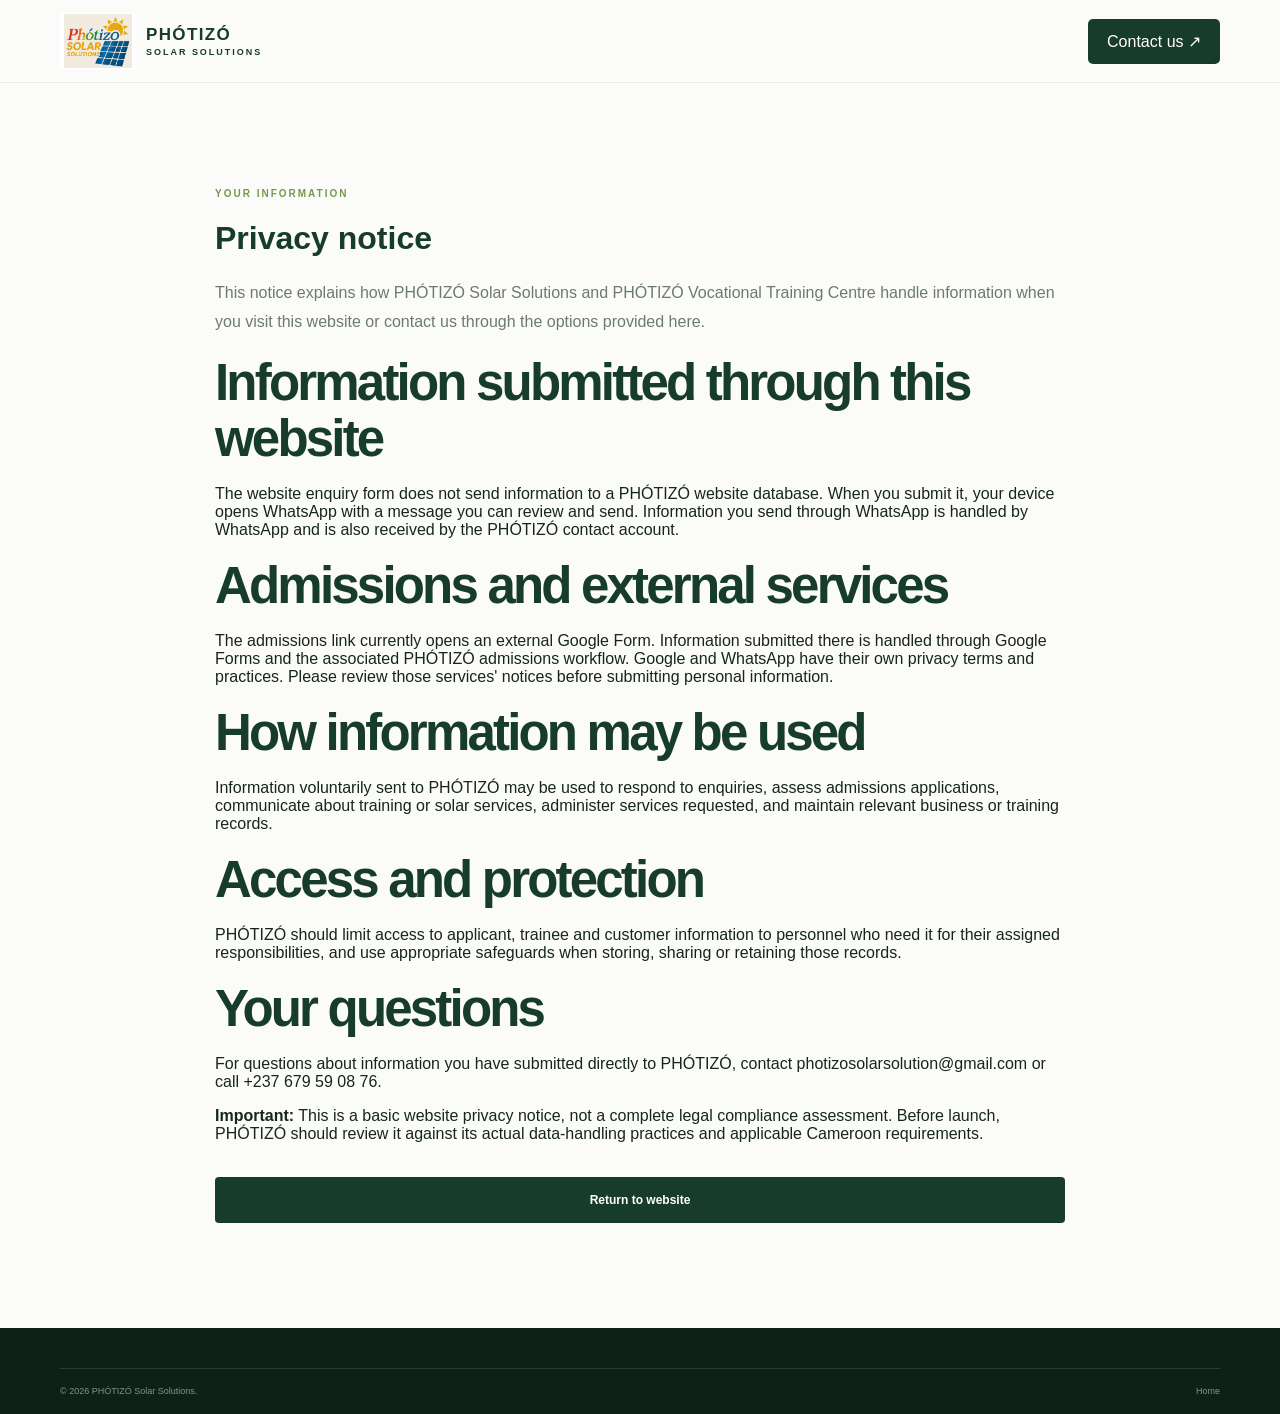
<file: privacy.html>
<!doctype html>
<html lang="en">
<head>
  <meta charset="utf-8"><meta name="viewport" content="width=device-width, initial-scale=1">
  <meta name="theme-color" content="#10251d">
  <meta name="description" content="Privacy information for visitors and prospective applicants contacting PHÓTIZÓ Solar Solutions and Vocational Training Centre.">
  <link rel="icon" href="assets/favicon.svg" type="image/svg+xml"><link rel="stylesheet" href="styles.css">
  <title>Privacy Notice | PHÓTIZÓ</title>
  <link rel="canonical" href="https://photizosolar.com/privacy.html">
</head>
<body>
  <a class="skip-link" href="#main-content">Skip to content</a>
  <header class="site-header"><div class="wrap nav"><a class="brand" href="index.html"><img class="brand-logo" src="assets/photizo-logo.png" alt="PHÓTIZÓ logo"><span><strong>PHÓTIZÓ</strong><small>SOLAR SOLUTIONS</small></span></a><a class="nav-cta" href="index.html#contact">Contact us ↗</a></div></header>
  <main id="main-content" class="section"><div class="wrap" style="max-width:850px"><div class="eyebrow dark-eyebrow">YOUR INFORMATION</div><h1 style="font-family:Manrope,sans-serif;color:#173c2c">Privacy notice</h1><p style="color:#6c7a70;line-height:1.8">This notice explains how PHÓTIZÓ Solar Solutions and PHÓTIZÓ Vocational Training Centre handle information when you visit this website or contact us through the options provided here.</p>
  <h2>Information submitted through this website</h2><p>The website enquiry form does not send information to a PHÓTIZÓ website database. When you submit it, your device opens WhatsApp with a message you can review and send. Information you send through WhatsApp is handled by WhatsApp and is also received by the PHÓTIZÓ contact account.</p>
  <h2>Admissions and external services</h2><p>The admissions link currently opens an external Google Form. Information submitted there is handled through Google Forms and the associated PHÓTIZÓ admissions workflow. Google and WhatsApp have their own privacy terms and practices. Please review those services' notices before submitting personal information.</p>
  <h2>How information may be used</h2><p>Information voluntarily sent to PHÓTIZÓ may be used to respond to enquiries, assess admissions applications, communicate about training or solar services, administer services requested, and maintain relevant business or training records.</p>
  <h2>Access and protection</h2><p>PHÓTIZÓ should limit access to applicant, trainee and customer information to personnel who need it for their assigned responsibilities, and use appropriate safeguards when storing, sharing or retaining those records.</p>
  <h2>Your questions</h2><p>For questions about information you have submitted directly to PHÓTIZÓ, contact <a href="mailto:photizosolarsolution@gmail.com">photizosolarsolution@gmail.com</a> or call <a href="tel:+237679590876">+237 679 59 08 76</a>.</p>
  <p><strong>Important:</strong> This is a basic website privacy notice, not a complete legal compliance assessment. Before launch, PHÓTIZÓ should review it against its actual data-handling practices and applicable Cameroon requirements.</p>
  <a class="btn btn-dark" href="index.html">Return to website</a></div></main>
  <footer class="footer"><div class="wrap footer-bottom"><span>© <span id="year"></span> PHÓTIZÓ Solar Solutions.</span><a href="index.html">Home</a></div></footer>
  <script>document.getElementById('year').textContent=new Date().getFullYear();</script>
</body></html>
</file>
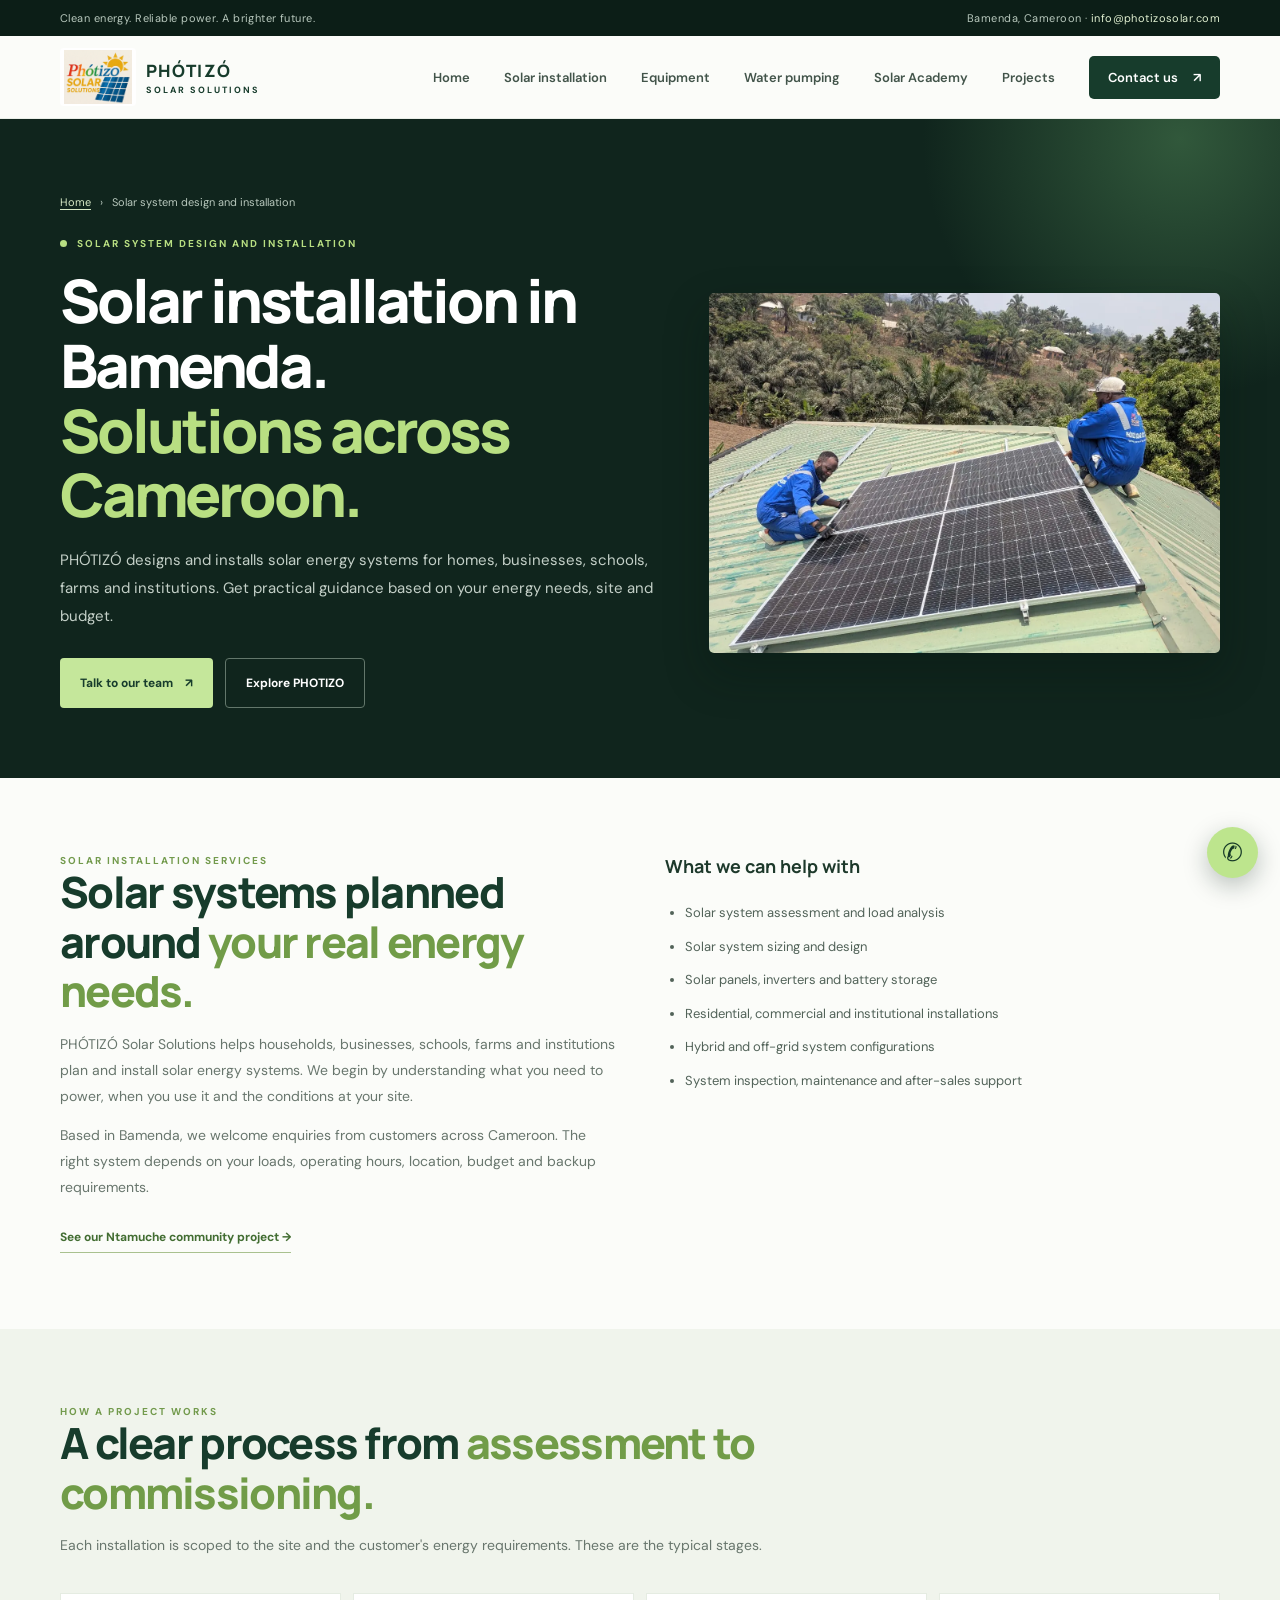
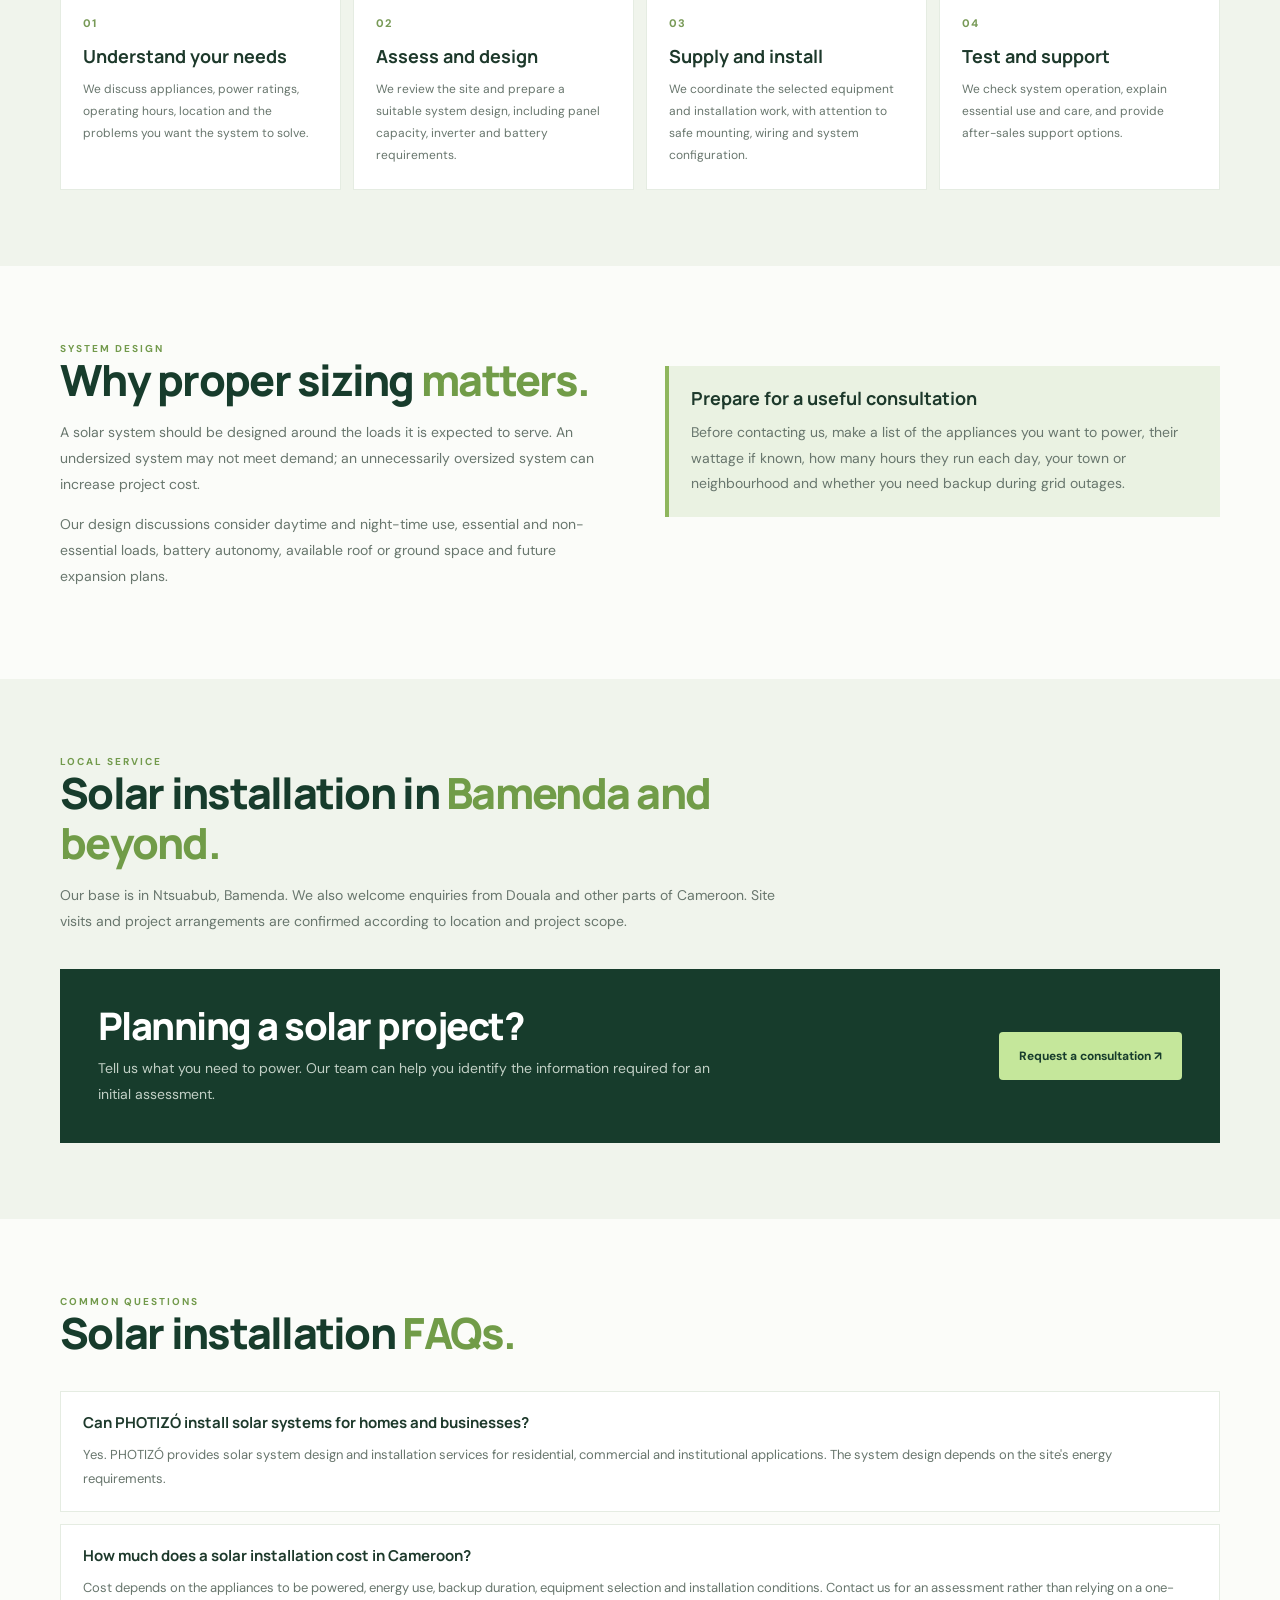
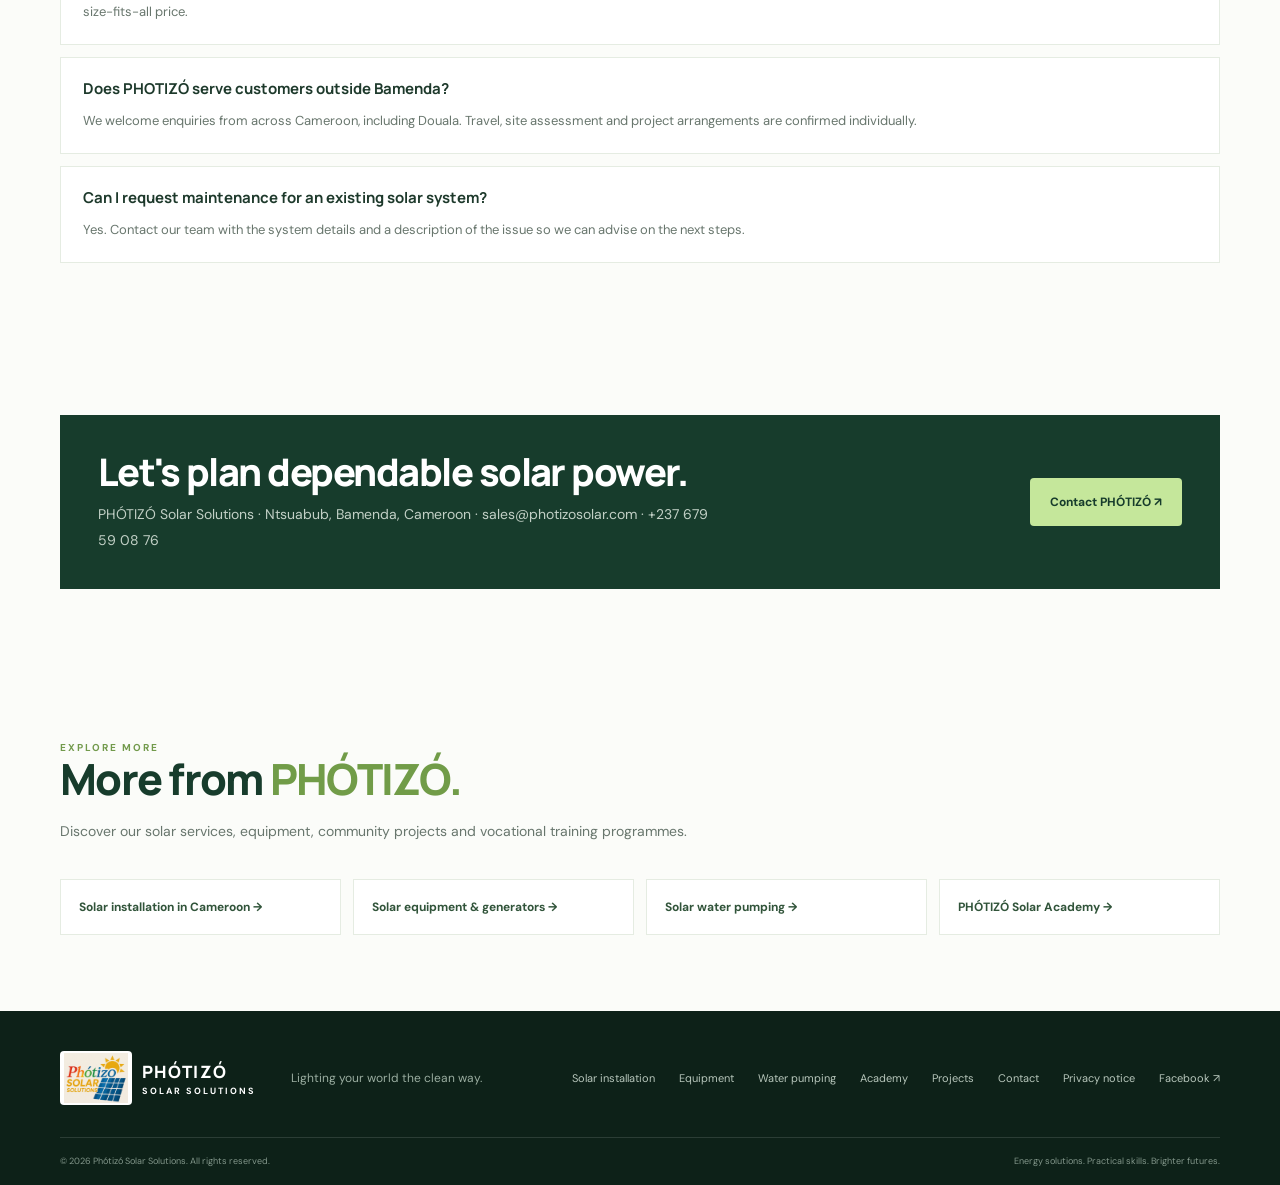
<file: solar-installation-cameroon.html>
<!doctype html>
<html lang="en">
<head>
<meta charset="utf-8">
<meta name="viewport" content="width=device-width, initial-scale=1">
<meta name="description" content="Solar system design, supply, installation and support for homes, businesses and institutions in Bamenda and across Cameroon.">
<meta name="robots" content="index,follow,max-image-preview:large">
<meta name="theme-color" content="#10251d">
<title>Solar Installation in Bamenda &amp; Cameroon | PHÓTIZÓ</title>
<link rel="canonical" href="https://photizosolar.com/solar-installation-cameroon.html">
<link rel="icon" type="image/png" href="assets/optimized/photizo-favicon-180.png">
<link rel="apple-touch-icon" href="assets/optimized/photizo-favicon-180.png">
<meta property="og:type" content="website">
<meta property="og:site_name" content="Phótizó Solar Solutions">
<meta property="og:title" content="Solar Installation in Bamenda &amp; Cameroon | PHÓTIZÓ">
<meta property="og:description" content="Solar system design, supply, installation and support for homes, businesses and institutions in Bamenda and across Cameroon.">
<meta property="og:url" content="https://photizosolar.com/solar-installation-cameroon.html">
<meta property="og:image" content="https://photizosolar.com/assets/optimized/project-rooftop-1280.webp">
<meta name="twitter:card" content="summary_large_image">
<link rel="preconnect" href="https://fonts.googleapis.com">
<link rel="preconnect" href="https://fonts.gstatic.com" crossorigin>
<link href="https://fonts.googleapis.com/css2?family=DM+Sans:wght@400;500;600;700&family=Manrope:wght@400;500;600;700;800&display=swap" rel="stylesheet">
<link rel="stylesheet" href="styles.css">
<link rel="stylesheet" href="seo-pages.css">
<script type="application/ld+json">{"@context":"https://schema.org","@graph":[{"@type":"WebPage","@id":"https://photizosolar.com/solar-installation-cameroon.html#webpage","url":"https://photizosolar.com/solar-installation-cameroon.html","name":"Solar Installation in Bamenda and Cameroon | PHÓTIZÓ","description":"Solar system design, supply, installation and support for homes, businesses and institutions in Bamenda and across Cameroon.","about":{"@id":"https://photizosolar.com/#solar-business"},"isPartOf":{"@id":"https://photizosolar.com/#website"}},{"@type":"Service","@id":"https://photizosolar.com/solar-installation-cameroon.html#service","name":"Solar system design and installation","serviceType":["Solar system design","Solar panel installation","Hybrid solar installation","Solar system maintenance"],"provider":{"@id":"https://photizosolar.com/#solar-business"},"areaServed":{"@type":"Country","name":"Cameroon"},"description":"Solar energy system assessment, design, equipment supply, installation, commissioning and after-sales support."}]}</script>
</head>
<body class="seo-page">
<a class="skip-link" href="#main-content">Skip to content</a>
<div class="topbar"><div class="wrap topbar-inner"><span>Clean energy. Reliable power. A brighter future.</span><span>Bamenda, Cameroon · <a href="mailto:info@photizosolar.com">info@photizosolar.com</a></span></div></div>
<header class="site-header"><div class="wrap nav">
<a class="brand" href="index.html" aria-label="Phótizó Solar Solutions home"><img class="brand-logo" src="assets/optimized/photizo-logo-640.webp" alt="Phótizó Solar Solutions logo" width="640" height="506"><span><strong>PHÓTIZÓ</strong><small>SOLAR SOLUTIONS</small></span></a>
<button class="menu-toggle" aria-label="Open menu" aria-expanded="false">☰</button>
<nav class="nav-links" aria-label="Main navigation">
<a href="index.html">Home</a><a href="solar-installation-cameroon.html">Solar installation</a><a href="solar-equipment-cameroon.html">Equipment</a><a href="solar-water-pumping-cameroon.html">Water pumping</a><a href="solar-training-bamenda.html">Solar Academy</a><a href="index.html#projects">Projects</a><a class="nav-cta" href="https://wa.me/237679590876?text=Hello%20PHOTIZO%2C%20I%20would%20like%20to%20make%20an%20enquiry.">Contact us <span>↗</span></a>
</nav></div></header>
<main id="main-content">
<section class="page-hero"><div class="wrap">
<div class="breadcrumbs"><a href="index.html">Home</a><span>›</span><span>Solar system design and installation</span></div>
<div class="page-hero-grid"><div><div class="eyebrow"><span class="eyebrow-dot"></span>SOLAR SYSTEM DESIGN AND INSTALLATION</div><h1>Solar installation in Bamenda.<br><em>Solutions across Cameroon.</em></h1><p class="page-lead">PHÓTIZÓ designs and installs solar energy systems for homes, businesses, schools, farms and institutions. Get practical guidance based on your energy needs, site and budget.</p><div class="page-actions"><a class="btn btn-lime" href="https://wa.me/237679590876?text=Hello%20PHOTIZO%2C%20I%20would%20like%20to%20enquire%20about%20solar%20installation%20cameroon.">Talk to our team <span>↗</span></a><a class="btn btn-outline" href="index.html">Explore PHOTIZO</a></div></div><img class="hero-photo" src="assets/optimized/project-rooftop-1280.webp" alt="Solar panels installed by PHÓTIZÓ Solar Solutions in Cameroon" width="1280" height="900" loading="eager" fetchpriority="high"></div>
</div></section>

<section class="content-section"><div class="wrap two-col"><div><div class="eyebrow dark-eyebrow">SOLAR INSTALLATION SERVICES</div><h2>Solar systems planned around <em>your real energy needs.</em></h2><p>PHÓTIZÓ Solar Solutions helps households, businesses, schools, farms and institutions plan and install solar energy systems. We begin by understanding what you need to power, when you use it and the conditions at your site.</p><p>Based in Bamenda, we welcome enquiries from customers across Cameroon. The right system depends on your loads, operating hours, location, budget and backup requirements.</p><a class="text-link" href="index.html#projects">See our Ntamuche community project →</a></div><div><h3>What we can help with</h3><ul class="tick-list"><li>Solar system assessment and load analysis</li><li>Solar system sizing and design</li><li>Solar panels, inverters and battery storage</li><li>Residential, commercial and institutional installations</li><li>Hybrid and off-grid system configurations</li><li>System inspection, maintenance and after-sales support</li></ul></div></div></section>
<section class="content-section alt"><div class="wrap"><div class="section-intro"><div class="eyebrow dark-eyebrow">HOW A PROJECT WORKS</div><h2>A clear process from <em>assessment to commissioning.</em></h2><p>Each installation is scoped to the site and the customer's energy requirements. These are the typical stages.</p></div><div class="steps"><article class="step"><h3>Understand your needs</h3><p>We discuss appliances, power ratings, operating hours, location and the problems you want the system to solve.</p></article><article class="step"><h3>Assess and design</h3><p>We review the site and prepare a suitable system design, including panel capacity, inverter and battery requirements.</p></article><article class="step"><h3>Supply and install</h3><p>We coordinate the selected equipment and installation work, with attention to safe mounting, wiring and system configuration.</p></article><article class="step"><h3>Test and support</h3><p>We check system operation, explain essential use and care, and provide after-sales support options.</p></article></div></div></section>
<section class="content-section"><div class="wrap two-col"><div><div class="eyebrow dark-eyebrow">SYSTEM DESIGN</div><h2>Why proper sizing <em>matters.</em></h2><p>A solar system should be designed around the loads it is expected to serve. An undersized system may not meet demand; an unnecessarily oversized system can increase project cost.</p><p>Our design discussions consider daytime and night-time use, essential and non-essential loads, battery autonomy, available roof or ground space and future expansion plans.</p></div><div class="callout"><h3>Prepare for a useful consultation</h3><p>Before contacting us, make a list of the appliances you want to power, their wattage if known, how many hours they run each day, your town or neighbourhood and whether you need backup during grid outages.</p></div></div></section>
<section class="content-section alt"><div class="wrap"><div class="section-intro"><div class="eyebrow dark-eyebrow">LOCAL SERVICE</div><h2>Solar installation in <em>Bamenda and beyond.</em></h2><p>Our base is in Ntsuabub, Bamenda. We also welcome enquiries from Douala and other parts of Cameroon. Site visits and project arrangements are confirmed according to location and project scope.</p></div><div class="cta-panel"><div><h2>Planning a solar project?</h2><p>Tell us what you need to power. Our team can help you identify the information required for an initial assessment.</p></div><a class="btn btn-lime" href="https://wa.me/237679590876?text=Hello%20PHOTIZO%2C%20I%20would%20like%20a%20solar%20installation%20consultation.">Request a consultation ↗</a></div></div></section>
<section class="content-section"><div class="wrap"><div class="section-intro"><div class="eyebrow dark-eyebrow">COMMON QUESTIONS</div><h2>Solar installation <em>FAQs.</em></h2></div><div class="faq-list"><article class="faq-item"><h3>Can PHOTIZÓ install solar systems for homes and businesses?</h3><p>Yes. PHOTIZÓ provides solar system design and installation services for residential, commercial and institutional applications. The system design depends on the site's energy requirements.</p></article><article class="faq-item"><h3>How much does a solar installation cost in Cameroon?</h3><p>Cost depends on the appliances to be powered, energy use, backup duration, equipment selection and installation conditions. Contact us for an assessment rather than relying on a one-size-fits-all price.</p></article><article class="faq-item"><h3>Does PHOTIZÓ serve customers outside Bamenda?</h3><p>We welcome enquiries from across Cameroon, including Douala. Travel, site assessment and project arrangements are confirmed individually.</p></article><article class="faq-item"><h3>Can I request maintenance for an existing solar system?</h3><p>Yes. Contact our team with the system details and a description of the issue so we can advise on the next steps.</p></article></div></div></section>
<section class="content-section"><div class="wrap"><div class="cta-panel"><div><h2>Let's plan dependable solar power.</h2><p>PHÓTIZÓ Solar Solutions · Ntsuabub, Bamenda, Cameroon · <a href="mailto:sales@photizosolar.com">sales@photizosolar.com</a> · <a href="tel:+237679590876">+237 679 59 08 76</a></p></div><a class="btn btn-lime" href="https://wa.me/237679590876?text=Hello%20PHOTIZO%2C%20please%20contact%20me%20about%20solar%20installation.">Contact PHÓTIZÓ ↗</a></div></div></section>

<section class="content-section"><div class="wrap"><div class="section-intro"><div class="eyebrow dark-eyebrow">EXPLORE MORE</div><h2>More from <em>PHÓTIZÓ.</em></h2><p>Discover our solar services, equipment, community projects and vocational training programmes.</p></div><div class="related-links"><a href="solar-installation-cameroon.html">Solar installation in Cameroon →</a><a href="solar-equipment-cameroon.html">Solar equipment & generators →</a><a href="solar-water-pumping-cameroon.html">Solar water pumping →</a><a href="solar-training-bamenda.html">PHÓTIZÓ Solar Academy →</a></div></div></section>
</main>
<footer class="footer"><div class="wrap footer-main"><a class="brand footer-brand" href="index.html"><img class="brand-logo" src="assets/optimized/photizo-logo-640.webp" alt="Phótizó Solar Solutions logo" width="640" height="506" loading="lazy"><span><strong>PHÓTIZÓ</strong><small>SOLAR SOLUTIONS</small></span></a><p>Lighting your world the clean way.</p><div class="footer-links"><a href="solar-installation-cameroon.html">Solar installation</a><a href="solar-equipment-cameroon.html">Equipment</a><a href="solar-water-pumping-cameroon.html">Water pumping</a><a href="solar-training-bamenda.html">Academy</a><a href="index.html#projects">Projects</a><a href="index.html#contact">Contact</a><a href="privacy.html">Privacy notice</a><a href="https://www.facebook.com/profile.php?id=61579793817717" rel="noopener" target="_blank">Facebook ↗</a></div></div><div class="wrap footer-bottom"><span>© <span id="year"></span> Phótizó Solar Solutions. All rights reserved.</span><span>Energy solutions. Practical skills. Brighter futures.</span></div></footer>
<a aria-label="Chat with Phótizó on WhatsApp" class="floating-whatsapp" href="https://wa.me/237679590876?text=Hello%20PHOTIZO%20Solar%20Solutions" rel="noopener" target="_blank">✆</a>
<script src="script.js"></script>
</body></html>
</file>
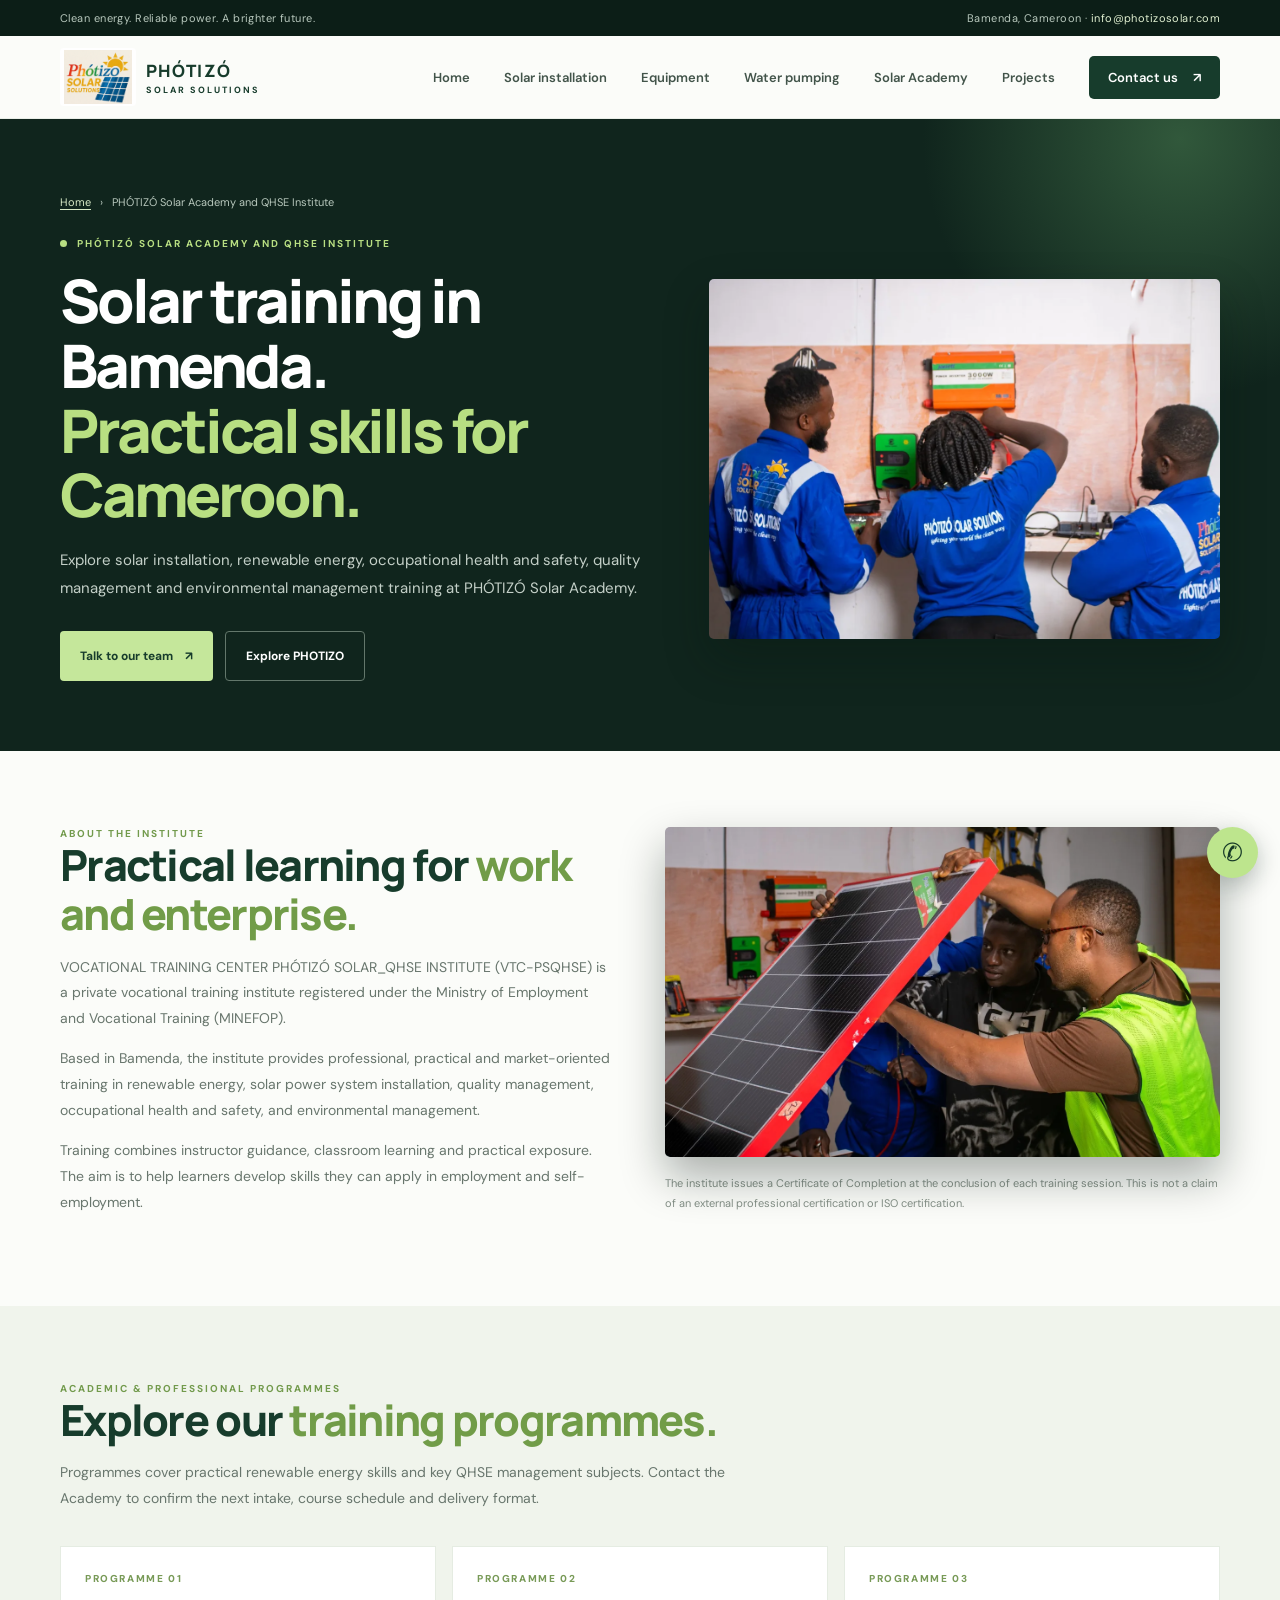
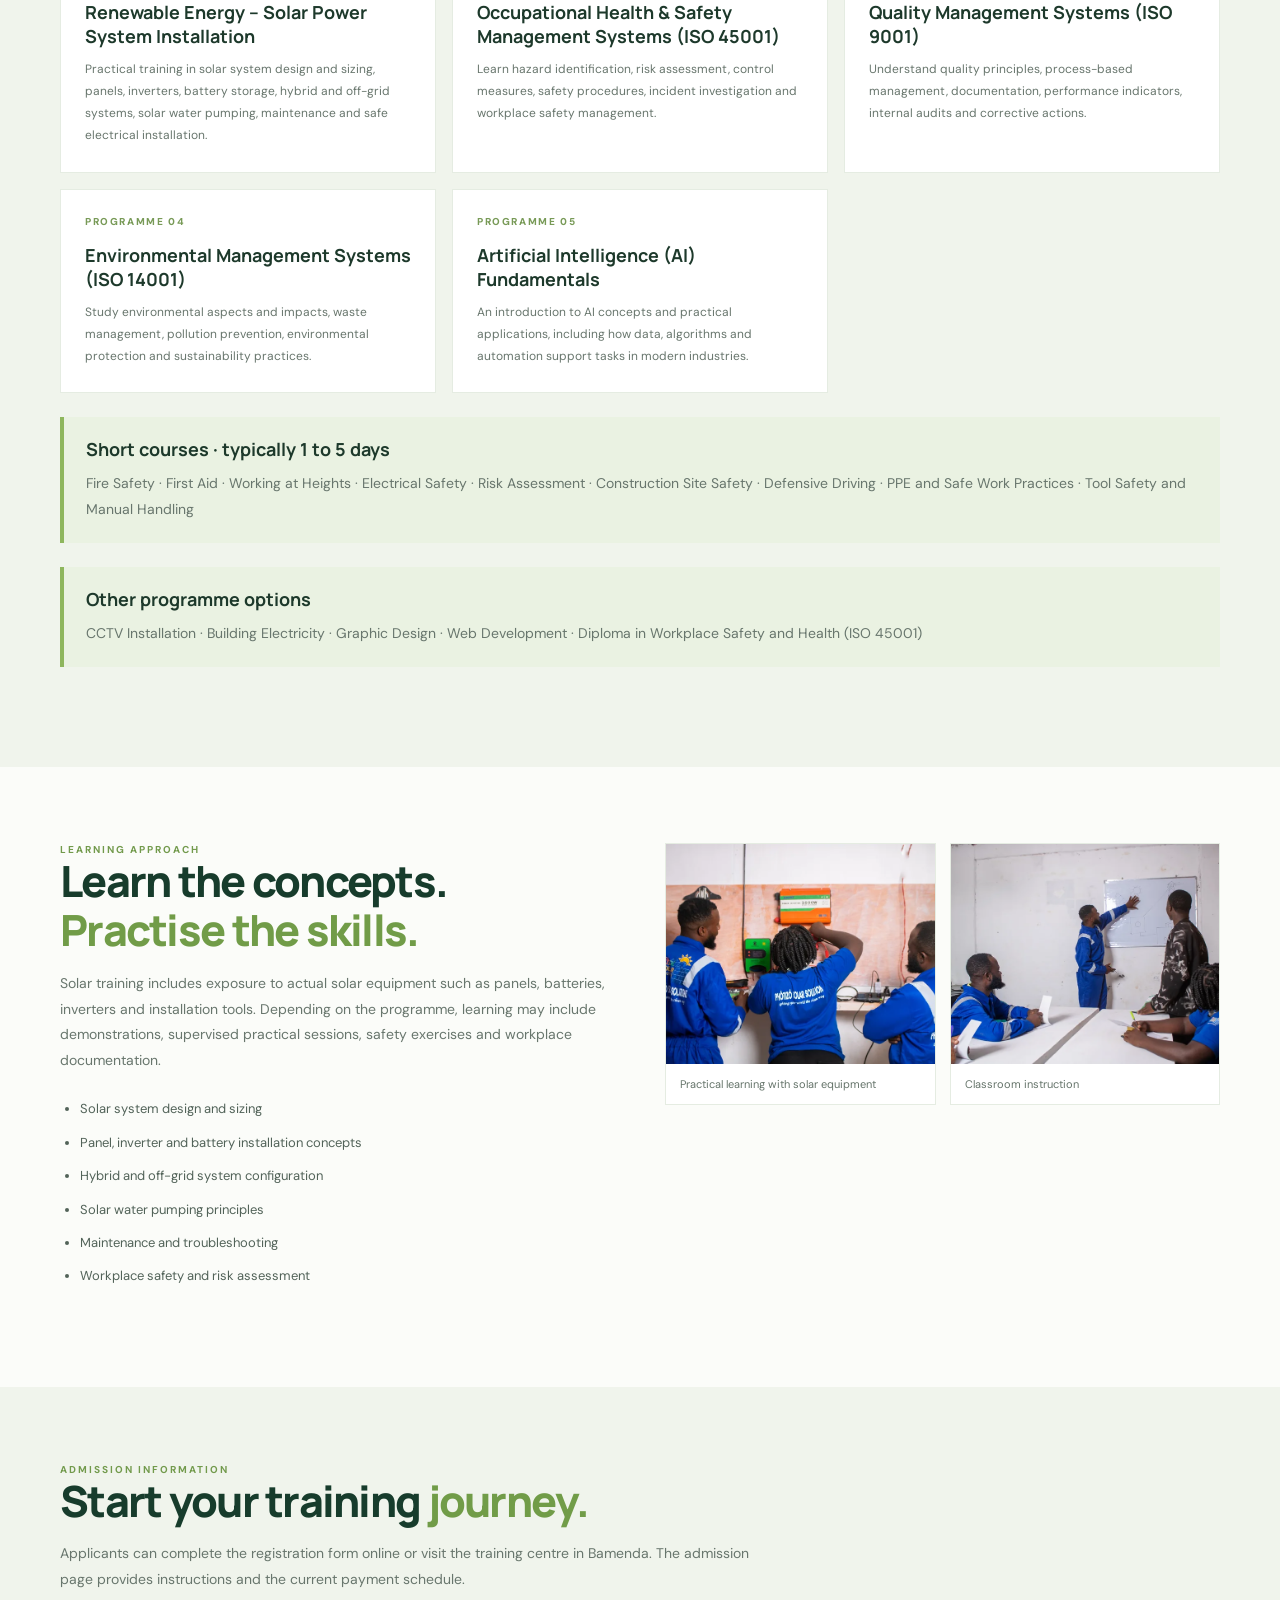
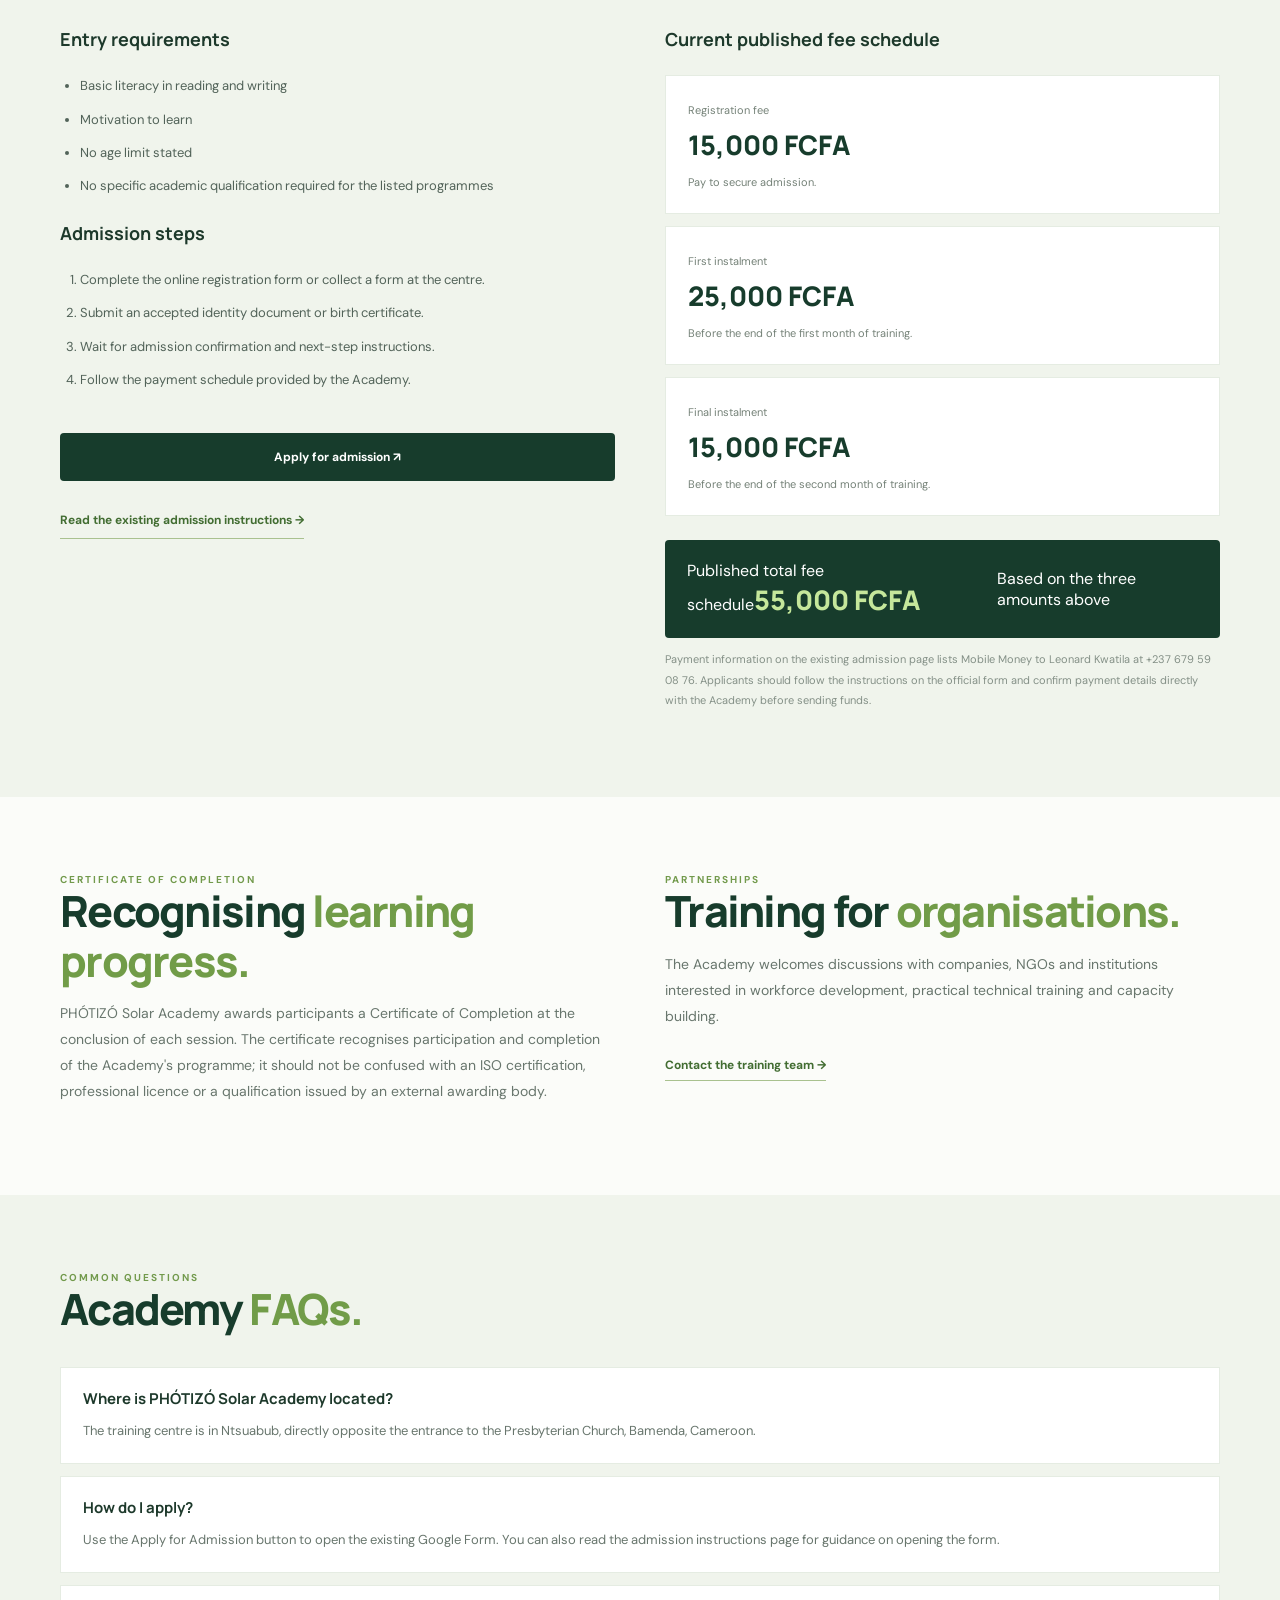
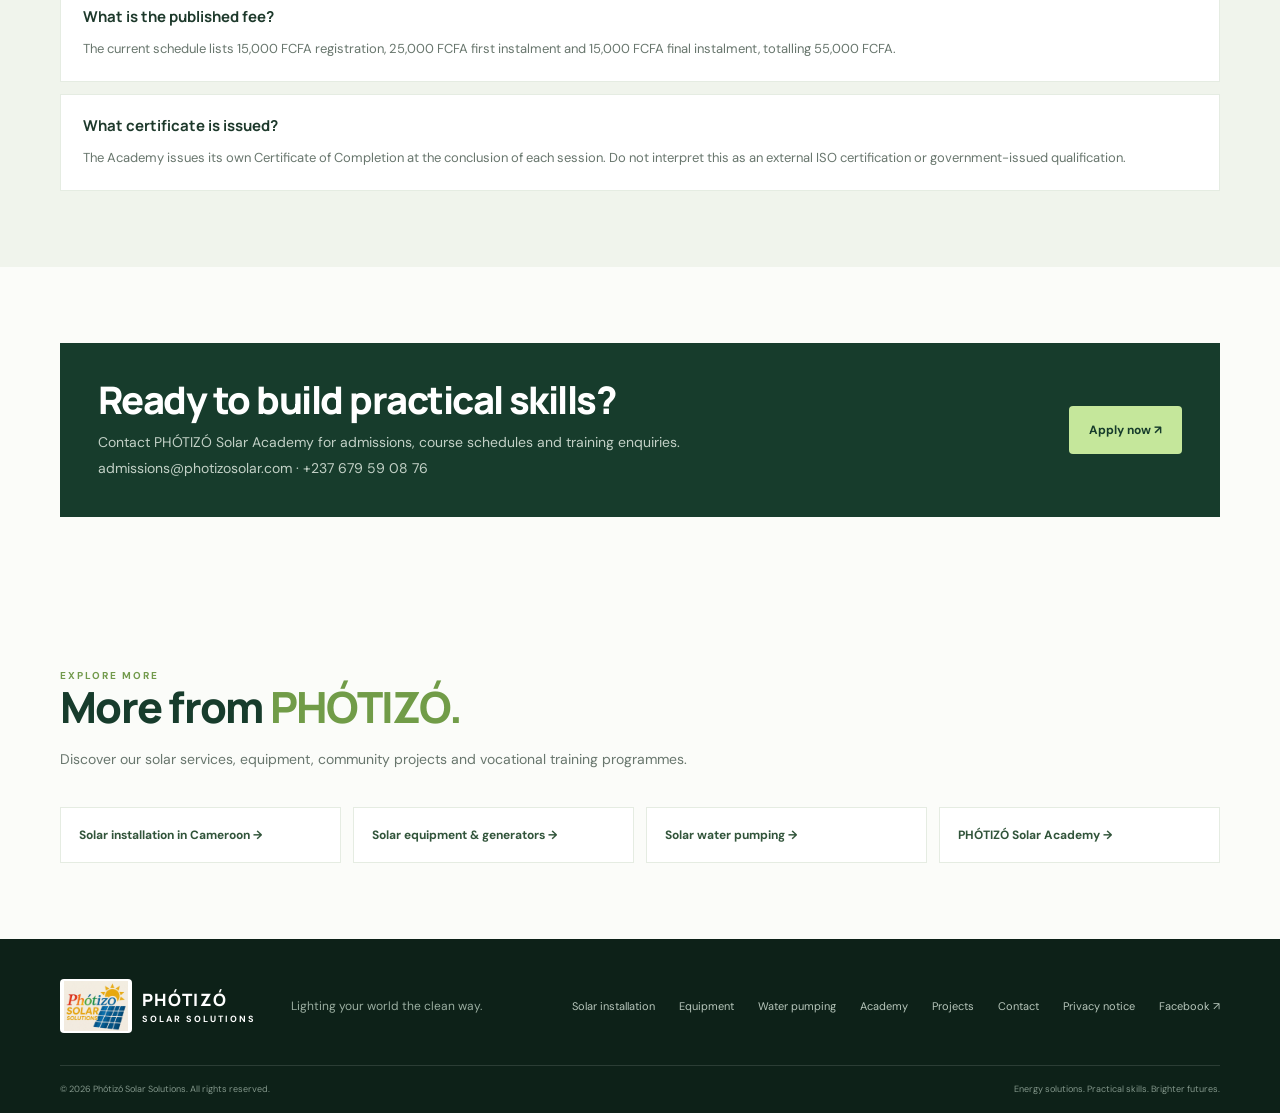
<file: solar-training-bamenda.html>
<!doctype html>
<html lang="en">
<head>
<meta charset="utf-8">
<meta name="viewport" content="width=device-width, initial-scale=1">
<meta name="description" content="Practical solar installation, renewable energy, QHSE and vocational training programmes at PHÓTIZÓ Solar Academy in Bamenda, Cameroon.">
<meta name="robots" content="index,follow,max-image-preview:large">
<meta name="theme-color" content="#10251d">
<title>Solar Training &amp; QHSE Courses in Bamenda | PHÓTIZÓ</title>
<link rel="canonical" href="https://photizosolar.com/solar-training-bamenda.html">
<link rel="icon" type="image/png" href="assets/optimized/photizo-favicon-180.png">
<link rel="apple-touch-icon" href="assets/optimized/photizo-favicon-180.png">
<meta property="og:type" content="website">
<meta property="og:site_name" content="Phótizó Solar Solutions">
<meta property="og:title" content="Solar Training &amp; QHSE Courses in Bamenda | PHÓTIZÓ">
<meta property="og:description" content="Practical solar installation, renewable energy, QHSE and vocational training programmes at PHÓTIZÓ Solar Academy in Bamenda, Cameroon.">
<meta property="og:url" content="https://photizosolar.com/solar-training-bamenda.html">
<meta property="og:image" content="https://photizosolar.com/assets/optimized/project-rooftop-1280.webp">
<meta name="twitter:card" content="summary_large_image">
<link rel="preconnect" href="https://fonts.googleapis.com">
<link rel="preconnect" href="https://fonts.gstatic.com" crossorigin>
<link href="https://fonts.googleapis.com/css2?family=DM+Sans:wght@400;500;600;700&family=Manrope:wght@400;500;600;700;800&display=swap" rel="stylesheet">
<link rel="stylesheet" href="styles.css">
<link rel="stylesheet" href="seo-pages.css">
<script type="application/ld+json">{"@context":"https://schema.org","@graph":[{"@type":"WebPage","@id":"https://photizosolar.com/solar-training-bamenda.html#webpage","url":"https://photizosolar.com/solar-training-bamenda.html","name":"Solar Training and QHSE Courses in Bamenda | PHÓTIZÓ Solar Academy","description":"Practical solar installation, QHSE and vocational training programmes at PHÓTIZÓ Solar Academy in Bamenda, Cameroon.","about":{"@id":"https://photizosolar.com/#training-centre"},"isPartOf":{"@id":"https://photizosolar.com/#website"}},{"@type":"ItemList","name":"PHÓTIZÓ Solar Academy and QHSE training programmes","itemListElement":[{"@type":"ListItem","position":1,"item":{"@type":"Course","name":"Renewable Energy – Solar Power System Installation","description":"Practical training in solar system design and sizing, panels, inverters, battery storage, hybrid and off-grid systems, solar water pumping, maintenance and safe electrical installation.","provider":{"@id":"https://photizosolar.com/#training-centre"}}},{"@type":"ListItem","position":2,"item":{"@type":"Course","name":"Occupational Health & Safety Management Systems (ISO 45001)","description":"Learn hazard identification, risk assessment, control measures, safety procedures, incident investigation and workplace safety management.","provider":{"@id":"https://photizosolar.com/#training-centre"}}},{"@type":"ListItem","position":3,"item":{"@type":"Course","name":"Quality Management Systems (ISO 9001)","description":"Understand quality principles, process-based management, documentation, performance indicators, internal audits and corrective actions.","provider":{"@id":"https://photizosolar.com/#training-centre"}}},{"@type":"ListItem","position":4,"item":{"@type":"Course","name":"Environmental Management Systems (ISO 14001)","description":"Study environmental aspects and impacts, waste management, pollution prevention, environmental protection and sustainability practices.","provider":{"@id":"https://photizosolar.com/#training-centre"}}},{"@type":"ListItem","position":5,"item":{"@type":"Course","name":"Artificial Intelligence (AI) Fundamentals","description":"An introduction to AI concepts and practical applications, including how data, algorithms and automation support tasks in modern industries.","provider":{"@id":"https://photizosolar.com/#training-centre"}}}]}]}</script>
</head>
<body class="seo-page">
<a class="skip-link" href="#main-content">Skip to content</a>
<div class="topbar"><div class="wrap topbar-inner"><span>Clean energy. Reliable power. A brighter future.</span><span>Bamenda, Cameroon · <a href="mailto:info@photizosolar.com">info@photizosolar.com</a></span></div></div>
<header class="site-header"><div class="wrap nav">
<a class="brand" href="index.html" aria-label="Phótizó Solar Solutions home"><img class="brand-logo" src="assets/optimized/photizo-logo-640.webp" alt="Phótizó Solar Solutions logo" width="640" height="506"><span><strong>PHÓTIZÓ</strong><small>SOLAR SOLUTIONS</small></span></a>
<button class="menu-toggle" aria-label="Open menu" aria-expanded="false">☰</button>
<nav class="nav-links" aria-label="Main navigation">
<a href="index.html">Home</a><a href="solar-installation-cameroon.html">Solar installation</a><a href="solar-equipment-cameroon.html">Equipment</a><a href="solar-water-pumping-cameroon.html">Water pumping</a><a href="solar-training-bamenda.html">Solar Academy</a><a href="index.html#projects">Projects</a><a class="nav-cta" href="https://wa.me/237679590876?text=Hello%20PHOTIZO%2C%20I%20would%20like%20to%20make%20an%20enquiry.">Contact us <span>↗</span></a>
</nav></div></header>
<main id="main-content">
<section class="page-hero"><div class="wrap">
<div class="breadcrumbs"><a href="index.html">Home</a><span>›</span><span>PHÓTIZÓ Solar Academy and QHSE Institute</span></div>
<div class="page-hero-grid"><div><div class="eyebrow"><span class="eyebrow-dot"></span>PHÓTIZÓ SOLAR ACADEMY AND QHSE INSTITUTE</div><h1>Solar training in Bamenda.<br><em>Practical skills for Cameroon.</em></h1><p class="page-lead">Explore solar installation, renewable energy, occupational health and safety, quality management and environmental management training at PHÓTIZÓ Solar Academy.</p><div class="page-actions"><a class="btn btn-lime" href="https://wa.me/237679590876?text=Hello%20PHOTIZO%2C%20I%20would%20like%20to%20enquire%20about%20solar%20training%20bamenda.">Talk to our team <span>↗</span></a><a class="btn btn-outline" href="index.html">Explore PHOTIZO</a></div></div><img class="hero-photo" src="assets/optimized/training-practical-1280.webp" alt="PHÓTIZÓ Solar Academy trainees and instructors" width="1280" height="900" loading="eager" fetchpriority="high"></div>
</div></section>

<section class="content-section"><div class="wrap two-col"><div><div class="eyebrow dark-eyebrow">ABOUT THE INSTITUTE</div><h2>Practical learning for <em>work and enterprise.</em></h2><p>VOCATIONAL TRAINING CENTER PHÓTIZÓ SOLAR_QHSE INSTITUTE (VTC-PSQHSE) is a private vocational training institute registered under the Ministry of Employment and Vocational Training (MINEFOP).</p><p>Based in Bamenda, the institute provides professional, practical and market-oriented training in renewable energy, solar power system installation, quality management, occupational health and safety, and environmental management.</p><p>Training combines instructor guidance, classroom learning and practical exposure. The aim is to help learners develop skills they can apply in employment and self-employment.</p></div><div><img class="hero-photo" style="height:330px" src="assets/optimized/training-team-1280.webp" alt="PHÓTIZÓ Solar Academy trainees and instructors" loading="lazy"><p class="note">The institute issues a Certificate of Completion at the conclusion of each training session. This is not a claim of an external professional certification or ISO certification.</p></div></div></section>
<section class="content-section alt"><div class="wrap"><div class="section-intro"><div class="eyebrow dark-eyebrow">ACADEMIC & PROFESSIONAL PROGRAMMES</div><h2>Explore our <em>training programmes.</em></h2><p>Programmes cover practical renewable energy skills and key QHSE management subjects. Contact the Academy to confirm the next intake, course schedule and delivery format.</p></div><div class="detail-grid"><article class="detail-card"><span class="number">PROGRAMME 01</span><h3>Renewable Energy – Solar Power System Installation</h3><p>Practical training in solar system design and sizing, panels, inverters, battery storage, hybrid and off-grid systems, solar water pumping, maintenance and safe electrical installation.</p></article><article class="detail-card"><span class="number">PROGRAMME 02</span><h3>Occupational Health &amp; Safety Management Systems (ISO 45001)</h3><p>Learn hazard identification, risk assessment, control measures, safety procedures, incident investigation and workplace safety management.</p></article><article class="detail-card"><span class="number">PROGRAMME 03</span><h3>Quality Management Systems (ISO 9001)</h3><p>Understand quality principles, process-based management, documentation, performance indicators, internal audits and corrective actions.</p></article><article class="detail-card"><span class="number">PROGRAMME 04</span><h3>Environmental Management Systems (ISO 14001)</h3><p>Study environmental aspects and impacts, waste management, pollution prevention, environmental protection and sustainability practices.</p></article><article class="detail-card"><span class="number">PROGRAMME 05</span><h3>Artificial Intelligence (AI) Fundamentals</h3><p>An introduction to AI concepts and practical applications, including how data, algorithms and automation support tasks in modern industries.</p></article></div><div class="callout"><h3>Short courses · typically 1 to 5 days</h3><p>Fire Safety · First Aid · Working at Heights · Electrical Safety · Risk Assessment · Construction Site Safety · Defensive Driving · PPE and Safe Work Practices · Tool Safety and Manual Handling</p></div><div class="callout"><h3>Other programme options</h3><p>CCTV Installation · Building Electricity · Graphic Design · Web Development · Diploma in Workplace Safety and Health (ISO 45001)</p></div></div></section>
<section class="content-section"><div class="wrap two-col"><div><div class="eyebrow dark-eyebrow">LEARNING APPROACH</div><h2>Learn the concepts.<br><em>Practise the skills.</em></h2><p>Solar training includes exposure to actual solar equipment such as panels, batteries, inverters and installation tools. Depending on the programme, learning may include demonstrations, supervised practical sessions, safety exercises and workplace documentation.</p><ul class="tick-list"><li>Solar system design and sizing</li><li>Panel, inverter and battery installation concepts</li><li>Hybrid and off-grid system configuration</li><li>Solar water pumping principles</li><li>Maintenance and troubleshooting</li><li>Workplace safety and risk assessment</li></ul></div><div class="photo-grid" style="grid-template-columns:1fr 1fr"><figure><img src="assets/optimized/training-practical-800.webp" alt="Practical solar training" loading="lazy"><figcaption>Practical learning with solar equipment</figcaption></figure><figure><img src="assets/optimized/training-classroom-800.webp" alt="PHÓTIZÓ classroom learning" loading="lazy"><figcaption>Classroom instruction</figcaption></figure></div></div></section>
<section class="content-section alt"><div class="wrap"><div class="section-intro"><div class="eyebrow dark-eyebrow">ADMISSION INFORMATION</div><h2>Start your training <em>journey.</em></h2><p>Applicants can complete the registration form online or visit the training centre in Bamenda. The admission page provides instructions and the current payment schedule.</p></div><div class="two-col"><div><h3>Entry requirements</h3><ul class="tick-list"><li>Basic literacy in reading and writing</li><li>Motivation to learn</li><li>No age limit stated</li><li>No specific academic qualification required for the listed programmes</li></ul><h3>Admission steps</h3><ol class="plain-list"><li>Complete the online registration form or collect a form at the centre.</li><li>Submit an accepted identity document or birth certificate.</li><li>Wait for admission confirmation and next-step instructions.</li><li>Follow the payment schedule provided by the Academy.</li></ol><a class="btn btn-dark" href="https://forms.gle/1eF4BEoKFG79uiqh7" target="_blank" rel="noopener">Apply for admission ↗</a><p><a class="text-link" href="https://sites.google.com/view/photizosolarsolutions/admission-form" target="_blank" rel="noopener">Read the existing admission instructions →</a></p></div><div><h3>Current published fee schedule</h3><div class="fee-grid" style="grid-template-columns:1fr"><div class="fee"><span>Registration fee</span><strong>15,000 FCFA</strong><span>Pay to secure admission.</span></div><div class="fee"><span>First instalment</span><strong>25,000 FCFA</strong><span>Before the end of the first month of training.</span></div><div class="fee"><span>Final instalment</span><strong>15,000 FCFA</strong><span>Before the end of the second month of training.</span></div></div><div class="total-fee"><div><span>Published total fee schedule</span><strong>55,000 FCFA</strong></div><span>Based on the three amounts above</span></div><p class="note">Payment information on the existing admission page lists Mobile Money to Leonard Kwatila at +237 679 59 08 76. Applicants should follow the instructions on the official form and confirm payment details directly with the Academy before sending funds.</p></div></div></div></section>
<section class="content-section"><div class="wrap two-col"><div><div class="eyebrow dark-eyebrow">CERTIFICATE OF COMPLETION</div><h2>Recognising <em>learning progress.</em></h2><p>PHÓTIZÓ Solar Academy awards participants a Certificate of Completion at the conclusion of each session. The certificate recognises participation and completion of the Academy's programme; it should not be confused with an ISO certification, professional licence or a qualification issued by an external awarding body.</p></div><div><div class="eyebrow dark-eyebrow">PARTNERSHIPS</div><h2>Training for <em>organisations.</em></h2><p>The Academy welcomes discussions with companies, NGOs and institutions interested in workforce development, practical technical training and capacity building.</p><a class="text-link" href="mailto:training@photizosolar.com">Contact the training team →</a></div></div></section>
<section class="content-section alt"><div class="wrap"><div class="section-intro"><div class="eyebrow dark-eyebrow">COMMON QUESTIONS</div><h2>Academy <em>FAQs.</em></h2></div><div class="faq-list"><article class="faq-item"><h3>Where is PHÓTIZÓ Solar Academy located?</h3><p>The training centre is in Ntsuabub, directly opposite the entrance to the Presbyterian Church, Bamenda, Cameroon.</p></article><article class="faq-item"><h3>How do I apply?</h3><p>Use the Apply for Admission button to open the existing Google Form. You can also read the admission instructions page for guidance on opening the form.</p></article><article class="faq-item"><h3>What is the published fee?</h3><p>The current schedule lists 15,000 FCFA registration, 25,000 FCFA first instalment and 15,000 FCFA final instalment, totalling 55,000 FCFA.</p></article><article class="faq-item"><h3>What certificate is issued?</h3><p>The Academy issues its own Certificate of Completion at the conclusion of each session. Do not interpret this as an external ISO certification or government-issued qualification.</p></article></div></div></section>
<section class="content-section"><div class="wrap"><div class="cta-panel"><div><h2>Ready to build practical skills?</h2><p>Contact PHÓTIZÓ Solar Academy for admissions, course schedules and training enquiries. <a href="mailto:admissions@photizosolar.com">admissions@photizosolar.com</a> · <a href="tel:+237679590876">+237 679 59 08 76</a></p></div><a class="btn btn-lime" href="https://forms.gle/1eF4BEoKFG79uiqh7" target="_blank" rel="noopener">Apply now ↗</a></div></div></section>

<section class="content-section"><div class="wrap"><div class="section-intro"><div class="eyebrow dark-eyebrow">EXPLORE MORE</div><h2>More from <em>PHÓTIZÓ.</em></h2><p>Discover our solar services, equipment, community projects and vocational training programmes.</p></div><div class="related-links"><a href="solar-installation-cameroon.html">Solar installation in Cameroon →</a><a href="solar-equipment-cameroon.html">Solar equipment & generators →</a><a href="solar-water-pumping-cameroon.html">Solar water pumping →</a><a href="solar-training-bamenda.html">PHÓTIZÓ Solar Academy →</a></div></div></section>
</main>
<footer class="footer"><div class="wrap footer-main"><a class="brand footer-brand" href="index.html"><img class="brand-logo" src="assets/optimized/photizo-logo-640.webp" alt="Phótizó Solar Solutions logo" width="640" height="506" loading="lazy"><span><strong>PHÓTIZÓ</strong><small>SOLAR SOLUTIONS</small></span></a><p>Lighting your world the clean way.</p><div class="footer-links"><a href="solar-installation-cameroon.html">Solar installation</a><a href="solar-equipment-cameroon.html">Equipment</a><a href="solar-water-pumping-cameroon.html">Water pumping</a><a href="solar-training-bamenda.html">Academy</a><a href="index.html#projects">Projects</a><a href="index.html#contact">Contact</a><a href="privacy.html">Privacy notice</a><a href="https://www.facebook.com/profile.php?id=61579793817717" rel="noopener" target="_blank">Facebook ↗</a></div></div><div class="wrap footer-bottom"><span>© <span id="year"></span> Phótizó Solar Solutions. All rights reserved.</span><span>Energy solutions. Practical skills. Brighter futures.</span></div></footer>
<a aria-label="Chat with Phótizó on WhatsApp" class="floating-whatsapp" href="https://wa.me/237679590876?text=Hello%20PHOTIZO%20Solar%20Solutions" rel="noopener" target="_blank">✆</a>
<script src="script.js"></script>
</body></html>
</file>
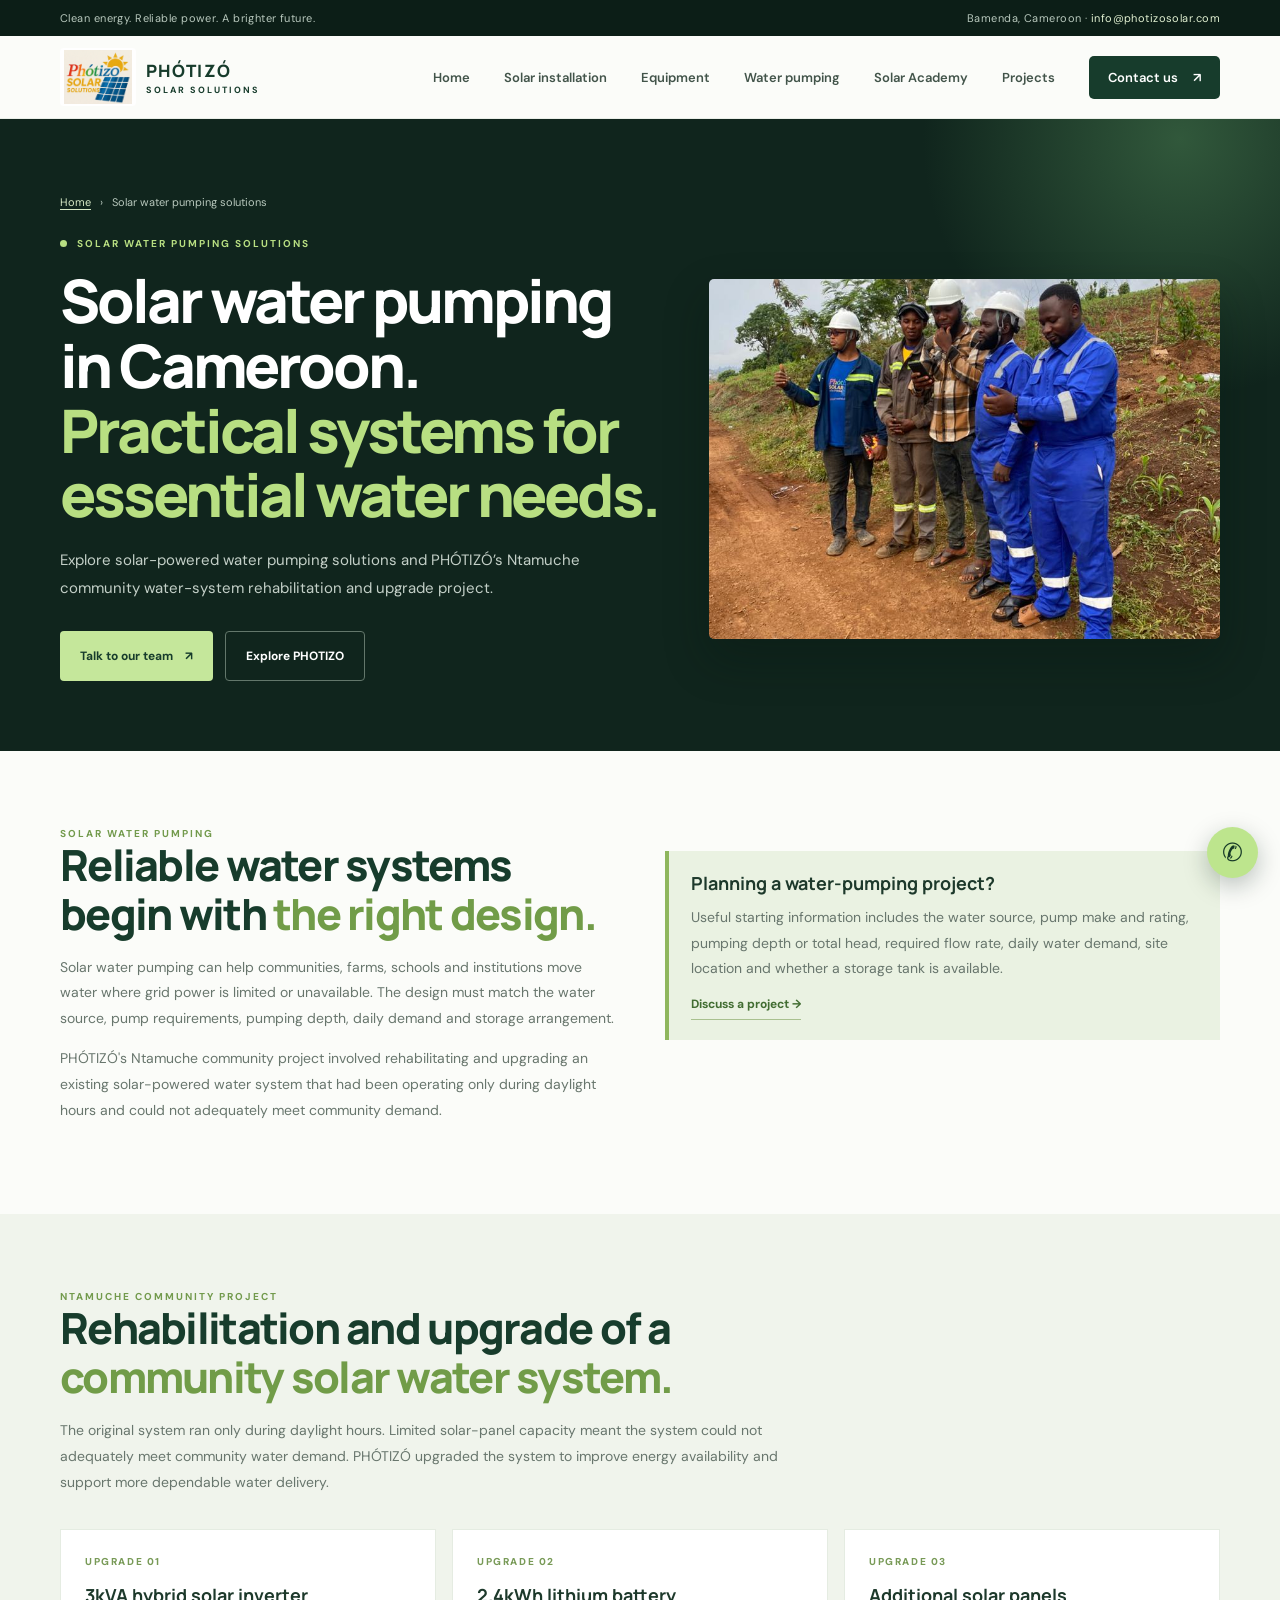
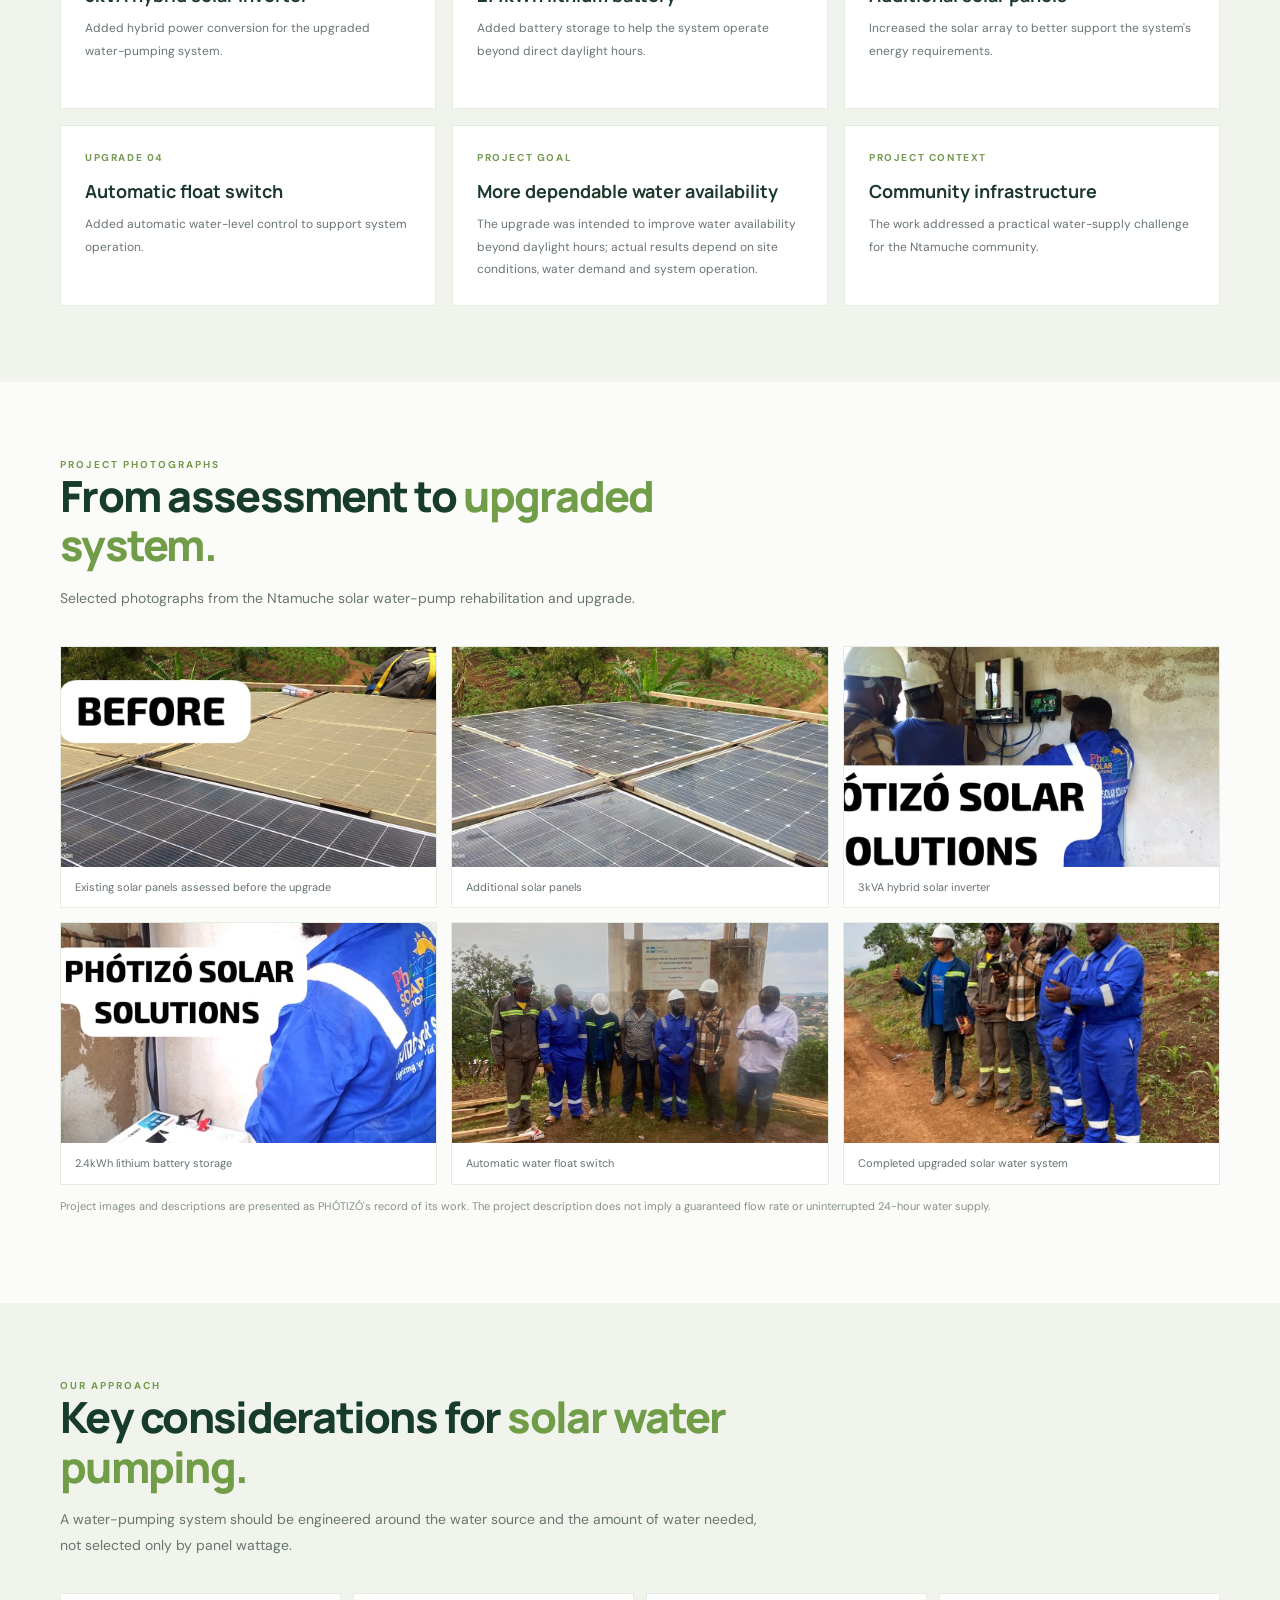
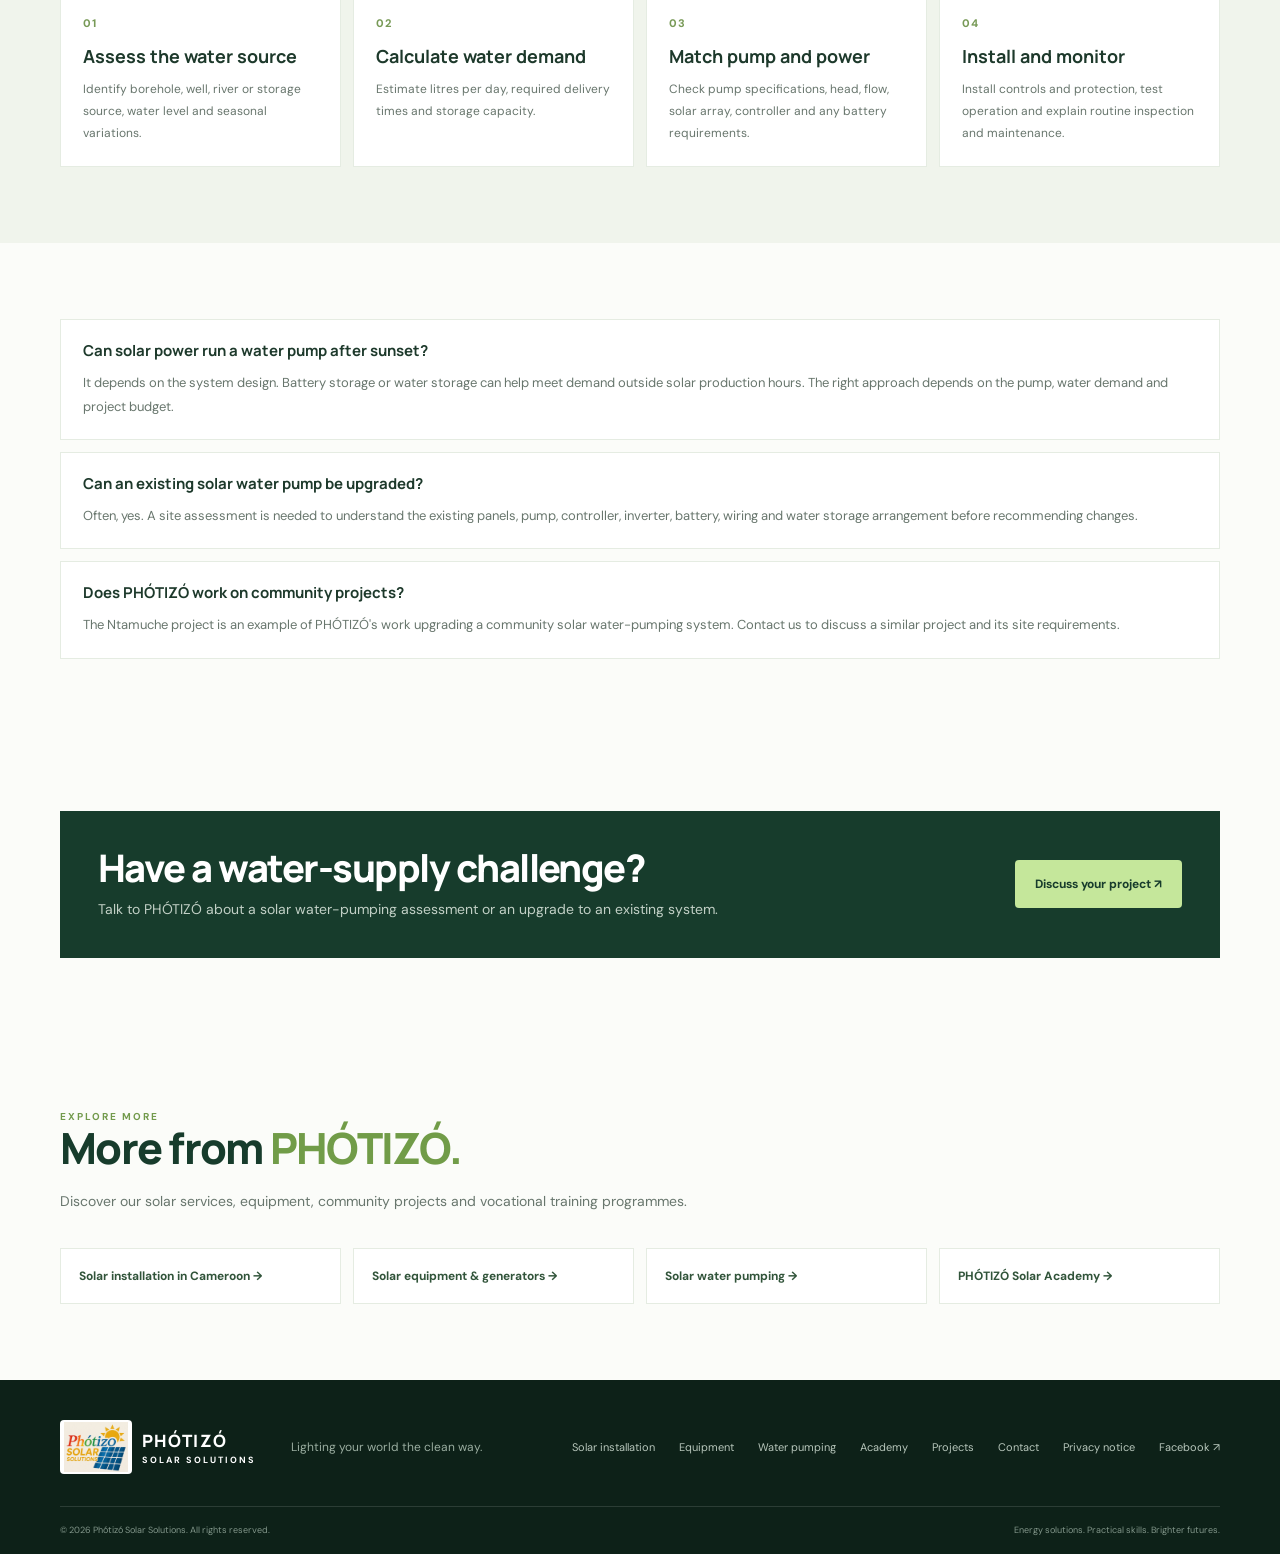
<file: solar-water-pumping-cameroon.html>
<!doctype html>
<html lang="en">
<head>
<meta charset="utf-8">
<meta name="viewport" content="width=device-width, initial-scale=1">
<meta name="description" content="Solar water pumping system assessment, design and upgrades for community, agricultural and institutional water needs in Cameroon. See PHÓTIZÓ’s Ntamuche community project.">
<meta name="robots" content="index,follow,max-image-preview:large">
<meta name="theme-color" content="#10251d">
<title>Solar Water Pumping Systems in Cameroon | PHÓTIZÓ</title>
<link rel="canonical" href="https://photizosolar.com/solar-water-pumping-cameroon.html">
<link rel="icon" type="image/png" href="assets/optimized/photizo-favicon-180.png">
<link rel="apple-touch-icon" href="assets/optimized/photizo-favicon-180.png">
<meta property="og:type" content="website">
<meta property="og:site_name" content="Phótizó Solar Solutions">
<meta property="og:title" content="Solar Water Pumping Systems in Cameroon | PHÓTIZÓ">
<meta property="og:description" content="Solar water pumping system assessment, design and upgrades for community, agricultural and institutional water needs in Cameroon. See PHÓTIZÓ’s Ntamuche community project.">
<meta property="og:url" content="https://photizosolar.com/solar-water-pumping-cameroon.html">
<meta property="og:image" content="https://photizosolar.com/assets/optimized/project-rooftop-1280.webp">
<meta name="twitter:card" content="summary_large_image">
<link rel="preconnect" href="https://fonts.googleapis.com">
<link rel="preconnect" href="https://fonts.gstatic.com" crossorigin>
<link href="https://fonts.googleapis.com/css2?family=DM+Sans:wght@400;500;600;700&family=Manrope:wght@400;500;600;700;800&display=swap" rel="stylesheet">
<link rel="stylesheet" href="styles.css">
<link rel="stylesheet" href="seo-pages.css">
<script type="application/ld+json">{"@context":"https://schema.org","@graph":[{"@type":"WebPage","@id":"https://photizosolar.com/solar-water-pumping-cameroon.html#webpage","url":"https://photizosolar.com/solar-water-pumping-cameroon.html","name":"Solar Water Pumping Systems in Cameroon | PHÓTIZÓ","description":"Solar water pumping system assessment, design, installation and upgrades for community, agricultural and institutional water needs.","about":{"@id":"https://photizosolar.com/#solar-business"},"isPartOf":{"@id":"https://photizosolar.com/#website"}},{"@type":"Service","@id":"https://photizosolar.com/solar-water-pumping-cameroon.html#service","name":"Solar water pumping solutions","serviceType":"Solar water pumping system design, installation and upgrades","provider":{"@id":"https://photizosolar.com/#solar-business"},"areaServed":{"@type":"Country","name":"Cameroon"},"description":"Solar-powered water pumping system planning and upgrades, including solar panels, hybrid inverter, battery storage and automatic water-level controls where appropriate."}]}</script>
</head>
<body class="seo-page">
<a class="skip-link" href="#main-content">Skip to content</a>
<div class="topbar"><div class="wrap topbar-inner"><span>Clean energy. Reliable power. A brighter future.</span><span>Bamenda, Cameroon · <a href="mailto:info@photizosolar.com">info@photizosolar.com</a></span></div></div>
<header class="site-header"><div class="wrap nav">
<a class="brand" href="index.html" aria-label="Phótizó Solar Solutions home"><img class="brand-logo" src="assets/optimized/photizo-logo-640.webp" alt="Phótizó Solar Solutions logo" width="640" height="506"><span><strong>PHÓTIZÓ</strong><small>SOLAR SOLUTIONS</small></span></a>
<button class="menu-toggle" aria-label="Open menu" aria-expanded="false">☰</button>
<nav class="nav-links" aria-label="Main navigation">
<a href="index.html">Home</a><a href="solar-installation-cameroon.html">Solar installation</a><a href="solar-equipment-cameroon.html">Equipment</a><a href="solar-water-pumping-cameroon.html">Water pumping</a><a href="solar-training-bamenda.html">Solar Academy</a><a href="index.html#projects">Projects</a><a class="nav-cta" href="https://wa.me/237679590876?text=Hello%20PHOTIZO%2C%20I%20would%20like%20to%20make%20an%20enquiry.">Contact us <span>↗</span></a>
</nav></div></header>
<main id="main-content">
<section class="page-hero"><div class="wrap">
<div class="breadcrumbs"><a href="index.html">Home</a><span>›</span><span>Solar water pumping solutions</span></div>
<div class="page-hero-grid"><div><div class="eyebrow"><span class="eyebrow-dot"></span>SOLAR WATER PUMPING SOLUTIONS</div><h1>Solar water pumping in Cameroon.<br><em>Practical systems for essential water needs.</em></h1><p class="page-lead">Explore solar-powered water pumping solutions and PHÓTIZÓ’s Ntamuche community water-system rehabilitation and upgrade project.</p><div class="page-actions"><a class="btn btn-lime" href="https://wa.me/237679590876?text=Hello%20PHOTIZO%2C%20I%20would%20like%20to%20enquire%20about%20solar%20water%20pumping%20cameroon.">Talk to our team <span>↗</span></a><a class="btn btn-outline" href="index.html">Explore PHOTIZO</a></div></div><img class="hero-photo" src="assets/images/projects/ntamuche-completed-solar-water-system.jpg.jpg" alt="Completed upgraded Ntamuche community solar water system" width="1280" height="900" loading="eager" fetchpriority="high"></div>
</div></section>

<section class="content-section"><div class="wrap two-col"><div><div class="eyebrow dark-eyebrow">SOLAR WATER PUMPING</div><h2>Reliable water systems begin with <em>the right design.</em></h2><p>Solar water pumping can help communities, farms, schools and institutions move water where grid power is limited or unavailable. The design must match the water source, pump requirements, pumping depth, daily demand and storage arrangement.</p><p>PHÓTIZÓ's Ntamuche community project involved rehabilitating and upgrading an existing solar-powered water system that had been operating only during daylight hours and could not adequately meet community demand.</p></div><div class="callout"><h3>Planning a water-pumping project?</h3><p>Useful starting information includes the water source, pump make and rating, pumping depth or total head, required flow rate, daily water demand, site location and whether a storage tank is available.</p><a class="text-link" href="https://wa.me/237679590876?text=Hello%20PHOTIZO%2C%20I%20would%20like%20to%20discuss%20a%20solar%20water%20pumping%20project.">Discuss a project →</a></div></div></section>
<section class="content-section alt"><div class="wrap"><div class="section-intro"><div class="eyebrow dark-eyebrow">NTAMUCHE COMMUNITY PROJECT</div><h2>Rehabilitation and upgrade of a <em>community solar water system.</em></h2><p>The original system ran only during daylight hours. Limited solar-panel capacity meant the system could not adequately meet community water demand. PHÓTIZÓ upgraded the system to improve energy availability and support more dependable water delivery.</p></div><div class="detail-grid"><article class="detail-card"><span class="number">UPGRADE 01</span><h3>3kVA hybrid solar inverter</h3><p>Added hybrid power conversion for the upgraded water-pumping system.</p></article><article class="detail-card"><span class="number">UPGRADE 02</span><h3>2.4kWh lithium battery</h3><p>Added battery storage to help the system operate beyond direct daylight hours.</p></article><article class="detail-card"><span class="number">UPGRADE 03</span><h3>Additional solar panels</h3><p>Increased the solar array to better support the system's energy requirements.</p></article><article class="detail-card"><span class="number">UPGRADE 04</span><h3>Automatic float switch</h3><p>Added automatic water-level control to support system operation.</p></article><article class="detail-card"><span class="number">PROJECT GOAL</span><h3>More dependable water availability</h3><p>The upgrade was intended to improve water availability beyond daylight hours; actual results depend on site conditions, water demand and system operation.</p></article><article class="detail-card"><span class="number">PROJECT CONTEXT</span><h3>Community infrastructure</h3><p>The work addressed a practical water-supply challenge for the Ntamuche community.</p></article></div></div></section>
<section class="content-section"><div class="wrap"><div class="section-intro"><div class="eyebrow dark-eyebrow">PROJECT PHOTOGRAPHS</div><h2>From assessment to <em>upgraded system.</em></h2><p>Selected photographs from the Ntamuche solar water-pump rehabilitation and upgrade.</p></div><div class="photo-grid"><figure><img src="assets/images/projects/ntamuche-existing-solar-panels.jpg.jpg" alt="Existing solar panels at Ntamuche before the system upgrade" loading="lazy"><figcaption>Existing solar panels assessed before the upgrade</figcaption></figure><figure><img src="assets/images/projects/ntamuche-additional-solar-panels.jpg.jpg" alt="Additional solar panels installed at Ntamuche" loading="lazy"><figcaption>Additional solar panels</figcaption></figure><figure><img src="assets/images/projects/ntamuche-3kva-hybrid-solar-inverter.jpg.jpg" alt="3kVA hybrid inverter installed for Ntamuche water pumping system" loading="lazy"><figcaption>3kVA hybrid solar inverter</figcaption></figure><figure><img src="assets/images/projects/ntamuche-2-4kwh-lithium-battery.jpg.jpg" alt="2.4kWh lithium battery installed at Ntamuche" loading="lazy"><figcaption>2.4kWh lithium battery storage</figcaption></figure><figure><img src="assets/images/projects/ntamuche-automatic-water-float-switch.jpg.jpg" alt="Automatic float switch for Ntamuche water tank" loading="lazy"><figcaption>Automatic water float switch</figcaption></figure><figure><img src="assets/images/projects/ntamuche-completed-solar-water-system.jpg.jpg" alt="Completed upgraded Ntamuche community solar water system" loading="lazy"><figcaption>Completed upgraded solar water system</figcaption></figure></div><p class="note">Project images and descriptions are presented as PHÓTIZÓ's record of its work. The project description does not imply a guaranteed flow rate or uninterrupted 24-hour water supply.</p></div></section>
<section class="content-section alt"><div class="wrap"><div class="section-intro"><div class="eyebrow dark-eyebrow">OUR APPROACH</div><h2>Key considerations for <em>solar water pumping.</em></h2><p>A water-pumping system should be engineered around the water source and the amount of water needed, not selected only by panel wattage.</p></div><div class="steps"><article class="step"><h3>Assess the water source</h3><p>Identify borehole, well, river or storage source, water level and seasonal variations.</p></article><article class="step"><h3>Calculate water demand</h3><p>Estimate litres per day, required delivery times and storage capacity.</p></article><article class="step"><h3>Match pump and power</h3><p>Check pump specifications, head, flow, solar array, controller and any battery requirements.</p></article><article class="step"><h3>Install and monitor</h3><p>Install controls and protection, test operation and explain routine inspection and maintenance.</p></article></div></div></section>
<section class="content-section"><div class="wrap"><div class="faq-list"><article class="faq-item"><h3>Can solar power run a water pump after sunset?</h3><p>It depends on the system design. Battery storage or water storage can help meet demand outside solar production hours. The right approach depends on the pump, water demand and project budget.</p></article><article class="faq-item"><h3>Can an existing solar water pump be upgraded?</h3><p>Often, yes. A site assessment is needed to understand the existing panels, pump, controller, inverter, battery, wiring and water storage arrangement before recommending changes.</p></article><article class="faq-item"><h3>Does PHÓTIZÓ work on community projects?</h3><p>The Ntamuche project is an example of PHÓTIZÓ's work upgrading a community solar water-pumping system. Contact us to discuss a similar project and its site requirements.</p></article></div></div></section>
<section class="content-section"><div class="wrap"><div class="cta-panel"><div><h2>Have a water-supply challenge?</h2><p>Talk to PHÓTIZÓ about a solar water-pumping assessment or an upgrade to an existing system.</p></div><a class="btn btn-lime" href="https://wa.me/237679590876?text=Hello%20PHOTIZO%2C%20I%20need%20help%20with%20a%20solar%20water%20pumping%20system.">Discuss your project ↗</a></div></div></section>

<section class="content-section"><div class="wrap"><div class="section-intro"><div class="eyebrow dark-eyebrow">EXPLORE MORE</div><h2>More from <em>PHÓTIZÓ.</em></h2><p>Discover our solar services, equipment, community projects and vocational training programmes.</p></div><div class="related-links"><a href="solar-installation-cameroon.html">Solar installation in Cameroon →</a><a href="solar-equipment-cameroon.html">Solar equipment & generators →</a><a href="solar-water-pumping-cameroon.html">Solar water pumping →</a><a href="solar-training-bamenda.html">PHÓTIZÓ Solar Academy →</a></div></div></section>
</main>
<footer class="footer"><div class="wrap footer-main"><a class="brand footer-brand" href="index.html"><img class="brand-logo" src="assets/optimized/photizo-logo-640.webp" alt="Phótizó Solar Solutions logo" width="640" height="506" loading="lazy"><span><strong>PHÓTIZÓ</strong><small>SOLAR SOLUTIONS</small></span></a><p>Lighting your world the clean way.</p><div class="footer-links"><a href="solar-installation-cameroon.html">Solar installation</a><a href="solar-equipment-cameroon.html">Equipment</a><a href="solar-water-pumping-cameroon.html">Water pumping</a><a href="solar-training-bamenda.html">Academy</a><a href="index.html#projects">Projects</a><a href="index.html#contact">Contact</a><a href="privacy.html">Privacy notice</a><a href="https://www.facebook.com/profile.php?id=61579793817717" rel="noopener" target="_blank">Facebook ↗</a></div></div><div class="wrap footer-bottom"><span>© <span id="year"></span> Phótizó Solar Solutions. All rights reserved.</span><span>Energy solutions. Practical skills. Brighter futures.</span></div></footer>
<a aria-label="Chat with Phótizó on WhatsApp" class="floating-whatsapp" href="https://wa.me/237679590876?text=Hello%20PHOTIZO%20Solar%20Solutions" rel="noopener" target="_blank">✆</a>
<script src="script.js"></script>
</body></html>
</file>
<file: styles.css>
*{box-sizing:border-box}html{scroll-behavior:smooth}body{margin:0;font-family:"DM Sans",sans-serif;color:#17251e;background:#fbfcf9}a{color:inherit;text-decoration:none}.wrap{width:min(1160px,calc(100% - 48px));margin:auto}.topbar{background:#0c1e17;color:#b8c8bd;font-size:11px;letter-spacing:.04em}.topbar-inner{height:36px;display:flex;align-items:center;justify-content:space-between}.topbar a{color:#e1f0d1}.site-header{position:sticky;top:0;z-index:20;background:#fbfcf9ee;backdrop-filter:blur(14px);border-bottom:1px solid #e9eee8}.nav{height:82px;display:flex;align-items:center;justify-content:space-between}.brand{display:flex;align-items:center;gap:10px;color:#173c2c}.brand-mark{width:39px;height:39px;display:grid;place-items:center;background:#dff1c7;border-radius:12px}.brand-mark svg{width:29px;height:29px}.brand strong{display:block;font:800 17px Manrope,sans-serif;letter-spacing:.08em}.brand small{display:block;font-size:9px;letter-spacing:.22em;font-weight:700;margin-top:2px}.nav-links{display:flex;align-items:center;gap:34px;font-size:13px;font-weight:600;color:#42544a}.nav-links>a:hover{color:#5e8d2e}.nav-cta{background:#173c2c;color:#fff!important;padding:13px 19px;border-radius:5px}.nav-cta span,.btn span{margin-left:12px}.menu-toggle{display:none;border:0;background:none;font-size:25px;color:#173c2c}.hero{background:#10251d;color:#fff;position:relative;overflow:hidden}.hero-glow{position:absolute;width:600px;height:600px;border-radius:50%;background:radial-gradient(circle,#294b35 0%,#10251d00 70%);right:-80px;top:-220px}.hero-grid{min-height:590px;display:grid;grid-template-columns:1fr 1fr;align-items:center;gap:40px;padding-top:45px;padding-bottom:55px;position:relative}.eyebrow{font-size:10px;letter-spacing:.2em;font-weight:700;color:#b8df82;display:flex;align-items:center;gap:10px}.eyebrow-dot{width:7px;height:7px;background:#b8df82;border-radius:50%}.hero h1,.section h2,.cta-band h2{font:800 clamp(43px,5vw,66px)/1.08 Manrope,sans-serif;letter-spacing:-.055em;margin:24px 0}.hero h1 em,.section h2 em,.cta-band h2 em{font-style:normal;color:#b8df82}.hero-lead{font-size:16px;line-height:1.8;color:#c4d0c8;max-width:490px}.hero-actions{display:flex;gap:12px;flex-wrap:wrap;margin-top:32px}.btn{display:inline-flex;align-items:center;justify-content:center;border:0;border-radius:4px;padding:16px 20px;font:700 12px "DM Sans",sans-serif;cursor:pointer;transition:.2s}.btn:hover{transform:translateY(-2px)}.btn-lime{background:#c5e79b;color:#173c2c}.btn-outline{border:1px solid #63776b;color:white}.hero-proof{display:flex;align-items:center;gap:13px;margin-top:44px}.proof-icon{width:37px;height:37px;border:1px solid #597263;border-radius:50%;display:grid;place-items:center;color:#c5e79b;font-size:19px}.hero-proof strong,.hero-proof small{display:block}.hero-proof strong{font-size:12px}.hero-proof small{font-size:11px;color:#9eafa4;margin-top:4px}.hero-art{height:435px;position:relative;overflow:hidden;border-radius:5px;background:linear-gradient(155deg,#244b39,#183529 60%,#12251d)}.sun{position:absolute;width:155px;height:155px;border-radius:50%;background:linear-gradient(135deg,#e8f4bd,#c5e79b);top:62px;right:95px;box-shadow:0 0 90px #c5e79b55}.art-orbit{position:absolute;border:1px solid #b9d88c33;border-radius:50%;transform:rotate(-20deg)}.orbit-one{width:440px;height:170px;top:105px;left:35px}.orbit-two{width:510px;height:220px;top:80px;left:-15px}.hill{position:absolute;bottom:-100px;border-radius:50% 50% 0 0}.hill-back{height:230px;width:650px;left:-100px;background:#365c43;transform:rotate(-7deg)}.hill-front{height:180px;width:680px;right:-150px;bottom:-115px;background:#1d402f;transform:rotate(8deg)}.house{position:absolute;bottom:112px;left:190px;width:180px}.roof{width:0;height:0;border-left:105px solid transparent;border-right:105px solid transparent;border-bottom:83px solid #d6e2c4;position:relative;left:-15px}.house-body{height:105px;background:#e7e9d9;margin-top:-1px;position:relative;box-shadow:inset 0 -9px #c5d0b8}.window{position:absolute;width:36px;height:35px;background:#8db2a0;left:25px;top:24px;border:4px solid #faf9e8}.door{position:absolute;width:36px;height:65px;background:#9a7650;right:24px;bottom:0}.panel{position:absolute;width:128px;height:65px;background:repeating-linear-gradient(90deg,#2c6680 0 2px,#4b8290 2px 31px),repeating-linear-gradient(0deg,transparent 0 30px,#b2d5d1 30px 32px);border:4px solid #c7d9ca;transform:skewY(-12deg);box-shadow:0 10px 20px #0b1d18aa}.panel-a{bottom:85px;left:45px}.panel-b{bottom:67px;right:38px;transform:skewY(12deg)}.art-caption{position:absolute;left:25px;top:25px;display:flex;gap:10px;align-items:center}.caption-sun{color:#c5e79b;font-size:25px}.art-caption b,.art-caption small{display:block}.art-caption b{font-size:11px}.art-caption small{font-size:9px;color:#b4c5b9;margin-top:4px}.floating-tag{position:absolute;right:20px;top:185px;background:#f5f8ee;color:#1b392a;padding:12px 14px;font-size:10px;font-weight:700;box-shadow:0 10px 30px #07150f44}.floating-tag span{color:#69933c;margin-right:7px}.hero-bottom{border-top:1px solid #ffffff20}.bottom-inner{height:61px;display:flex;align-items:center;justify-content:space-between;color:#d3dfd5;font-size:10px;letter-spacing:.16em}.bottom-inner span:first-child{color:#91a599}.section{padding:105px 0}.intro-grid{display:grid;grid-template-columns:1fr 1fr;gap:100px;align-items:center}.dark-eyebrow{color:#729a4c}.section h2{font-size:clamp(36px,4vw,51px);color:#173c2c;margin:19px 0}.section h2 em{color:#719c48}.intro-text p,.section-heading>p,.feature-copy>p,.contact-copy>p{font-size:14px;line-height:1.9;color:#68766d}.text-link{display:inline-block;margin-top:14px;font-size:12px;font-weight:700;color:#426d32;border-bottom:1px solid #a9c18f;padding-bottom:7px}.text-link span{margin-left:13px}.services{background:#f0f4ec}.section-heading{display:flex;justify-content:space-between;align-items:end;gap:50px;margin-bottom:45px}.section-heading>p{max-width:390px;margin-bottom:8px}.service-grid{display:grid;grid-template-columns:repeat(3,1fr);gap:14px}.service-card{position:relative;background:#fff;padding:28px 27px 24px;min-height:245px;border:1px solid #e8eee4;transition:.25s}.service-card:hover{transform:translateY(-4px);box-shadow:0 15px 35px #203c2010}.service-icon{width:42px;height:42px;border-radius:50%;display:grid;place-items:center;background:#eaf3df;color:#547e35;font-size:23px}.card-number{position:absolute;right:25px;top:31px;color:#b4c2b5;font-size:10px;letter-spacing:.1em}.service-card h3{font:700 17px Manrope,sans-serif;color:#1d392b;margin:24px 0 9px}.service-card p{font-size:12px;line-height:1.7;color:#78847b;max-width:280px}.service-card>a{display:inline-block;margin-top:13px;font-size:11px;font-weight:700;color:#557c38}.service-card>a span{margin-left:8px}.service-card-dark{background:#173c2c;color:white;border-color:#173c2c}.service-card-dark .service-icon{background:#31563d;color:#d0e9a9}.service-card-dark .card-number{color:#789080}.service-card-dark h3{color:white}.service-card-dark p{color:#b5c6ba}.service-card-dark>a{color:#c5e79b}.feature-grid{display:grid;grid-template-columns:1fr 1fr;gap:100px;align-items:center}.feature-visual{height:440px;background:#eaf1e4;position:relative;display:grid;place-items:center;overflow:hidden}.feature-circle{width:290px;height:290px;border:1px solid #c6d8b7;border-radius:50%;display:grid;place-items:center;position:relative}.feature-circle:before,.feature-circle:after{content:"";position:absolute;border:1px solid #c6d8b7;border-radius:50%;inset:25px}.feature-circle:after{inset:-25px}.feature-sun{position:absolute;top:14px;right:43px;color:#8fb65f;font-size:35px}.feature-panel{width:190px;height:122px;background:linear-gradient(135deg,#244c60,#39778a);border:7px solid #d7e2cf;display:grid;grid-template-columns:repeat(3,1fr);grid-template-rows:repeat(3,1fr);transform:skewY(-12deg);box-shadow:0 20px 25px #244c6022}.feature-panel span{border:1px solid #9bbbc0}.feature-note{position:absolute;bottom:24px;left:24px;background:#fff;padding:14px 18px;box-shadow:0 8px 24px #1a382018}.feature-note b,.feature-note small{display:block}.feature-note b{font-size:11px;color:#24432f}.feature-note small{font-size:10px;color:#8a968d;margin-top:4px}.feature-copy>p{max-width:450px}.benefit-list{list-style:none;padding:0;margin:27px 0 0}.benefit-list li{display:flex;gap:14px;align-items:flex-start;padding:13px 0;border-bottom:1px solid #e8eee5}.benefit-list li>span{width:23px;height:23px;display:grid;place-items:center;background:#eaf3df;border-radius:50%;color:#638e3e;font-weight:700;font-size:12px;flex:none}.benefit-list b,.benefit-list small{display:block}.benefit-list b{font-size:12px;color:#294232}.benefit-list small{font-size:11px;color:#879188;margin-top:4px}.cta-band{background:#173c2c;color:white;padding:65px 0}.cta-inner{display:flex;justify-content:space-between;align-items:center;gap:25px}.cta-band h2{font-size:clamp(32px,4vw,46px);margin:15px 0 0}.contact{background:#f3f6f0}.contact-grid{display:grid;grid-template-columns:1fr 1fr;gap:100px;align-items:start}.contact-copy h2{font-size:55px}.contact-copy>p{max-width:410px;margin-bottom:35px}.contact-item{display:flex;gap:14px;align-items:center;margin:21px 0}.contact-symbol{width:39px;height:39px;background:#e4eedb;border-radius:50%;display:grid;place-items:center;color:#527c36;font-size:18px}.contact-item small,.contact-item b{display:block}.contact-item small{font-size:9px;letter-spacing:.13em;color:#829084;margin-bottom:6px}.contact-item b{font-size:12px;color:#294232}.contact-panel{background:white;padding:35px 38px;box-shadow:0 15px 40px #1e39200b}.contact-panel h3{font:800 23px Manrope,sans-serif;color:#1b3c2b;margin:0 0 8px}.contact-panel>p{font-size:12px;color:#7a877e;line-height:1.7;margin-bottom:25px}.contact-panel label{display:block;font-size:10px;font-weight:700;color:#405448;margin:15px 0 7px}.contact-panel input,.contact-panel select,.contact-panel textarea{width:100%;border:1px solid #e1e8df;background:#fbfcfa;padding:12px;font:12px "DM Sans",sans-serif;color:#263d30;border-radius:2px;outline:none}.contact-panel input:focus,.contact-panel select:focus,.contact-panel textarea:focus{border-color:#8eae6c}.contact-panel textarea{resize:vertical}.btn-dark{width:100%;background:#173c2c;color:white;margin-top:18px}.form-note{display:block;font-size:9px;color:#9aa49c;margin-top:11px;text-align:center}.footer{background:#0d2118;color:#dce7de;padding:40px 0 18px}.footer-main{display:flex;align-items:center;gap:35px;padding-bottom:32px}.footer-brand{color:white}.footer-brand .brand-mark{background:#294936;color:#d2e9b4}.footer-main>p{font-size:12px;color:#9aada0}.footer-links{margin-left:auto;display:flex;gap:24px;font-size:11px;color:#b7c6bb}.footer-links a:hover{color:#c5e79b}.footer-bottom{border-top:1px solid #ffffff20;padding-top:17px;display:flex;justify-content:space-between;font-size:9px;color:#82968a}.floating-whatsapp{position:fixed;right:22px;bottom:22px;z-index:30;width:51px;height:51px;border-radius:50%;background:#bde58d;color:#163927;display:grid;place-items:center;font-size:25px;box-shadow:0 8px 25px #0b201944}
@media(max-width:800px){.topbar-inner{justify-content:center}.topbar-inner span:last-child{display:none}.nav{height:70px}.menu-toggle{display:block}.nav-links{display:none;position:absolute;top:70px;left:0;right:0;background:#fbfcf9;padding:20px 24px 25px;box-shadow:0 12px 18px #18352512;flex-direction:column;align-items:stretch;gap:19px}.nav-links.open{display:flex}.nav-cta{text-align:center}.hero-grid{grid-template-columns:1fr;padding-top:65px;gap:35px}.hero-art{height:360px}.hero h1{font-size:53px}.hero-bottom .bottom-inner{gap:13px;overflow:hidden;font-size:8px}.bottom-inner span:first-child{display:none}.intro-grid,.feature-grid,.contact-grid{grid-template-columns:1fr;gap:35px}.section{padding:75px 0}.intro-grid{gap:15px}.section-heading{display:block}.section-heading>p{max-width:550px}.service-grid{grid-template-columns:repeat(2,1fr)}.feature-visual{height:350px;order:2}.feature-copy{order:1}.cta-inner{align-items:flex-start;flex-direction:column}.contact-copy h2{font-size:48px}.footer-main{flex-wrap:wrap}.footer-links{margin-left:0;width:100%;flex-wrap:wrap}.footer-bottom{gap:12px;flex-direction:column}}
@media(max-width:520px){.wrap{width:min(100% - 34px,1160px)}.hero h1{font-size:44px}.hero-lead{font-size:14px}.hero-art{height:310px}.house{left:125px;transform:scale(.8);transform-origin:bottom center}.panel-a{left:15px}.panel-b{right:15px}.sun{width:115px;height:115px;right:60px;top:55px}.floating-tag{right:10px;top:150px;font-size:8px}.hero-bottom .bottom-inner{justify-content:space-between}.service-grid{grid-template-columns:1fr}.service-card{min-height:215px}.section h2{font-size:37px}.feature-visual{height:300px}.feature-circle{transform:scale(.82)}.contact-panel{padding:27px 20px}.footer-bottom span:last-child{display:none}.hero-actions .btn{width:100%}}

/* Brand, training, awards and project additions */
.brand-logo{width:76px;height:58px;object-fit:contain;display:block;background:#fff;border-radius:4px;padding:2px}.brand{gap:10px}.footer-brand .brand-logo{width:72px;height:54px}
.hero-photo{height:430px;position:relative;overflow:hidden;border-radius:4px;background:#203c2d;box-shadow:0 24px 60px #08190f55}.hero-photo>img{width:100%;height:100%;object-fit:cover;display:block;opacity:.82}.photo-overlay{position:absolute;inset:auto 0 0;padding:42px 32px 30px;background:linear-gradient(transparent,#081a12e8);color:#fff}.photo-overlay span,.photo-overlay small{display:block;font-size:10px;letter-spacing:.15em;font-weight:700}.photo-overlay strong{display:block;font:800 clamp(25px,3vw,38px) Manrope,sans-serif;line-height:1.15;margin:12px 0}.photo-overlay small{letter-spacing:.03em;font-weight:500;color:#dce8dc}
.divisions,.projects{background:#f3f6f0}.division-grid{display:grid;grid-template-columns:1fr 1fr;gap:24px}.division-card{background:white;box-shadow:0 12px 35px #1835250b;overflow:hidden}.division-card>img{width:100%;height:245px;object-fit:cover;display:block}.division-content{padding:28px 30px 32px}.division-kicker{font-size:9px;letter-spacing:.16em;font-weight:800;color:#71934d}.division-content h3{font:800 23px Manrope,sans-serif;color:#1c3b2b;margin:13px 0}.division-content p{font-size:13px;line-height:1.8;color:#758278;min-height:70px}.training-grid{display:grid;grid-template-columns:1fr 1fr;gap:85px;align-items:center}.training-copy>p{max-width:500px}.training-copy .btn{margin-top:24px}.training-gallery{height:440px;display:grid;grid-template-columns:1.2fr 1fr;grid-template-rows:1fr 1fr;gap:12px}.training-gallery img{width:100%;height:100%;object-fit:cover;min-height:0}.training-gallery .training-main{grid-row:1/3}.awards{background:#173c2c;color:white}.award-heading{max-width:720px;margin-bottom:36px}.award-heading h2{font:800 clamp(32px,4vw,48px) Manrope,sans-serif;line-height:1.14;margin:15px 0}.award-heading h2 em{color:#c5e79b;font-style:normal}.award-heading p{color:#c2d0c5;font-size:14px}.award-grid{display:grid;grid-template-columns:1fr 1fr;gap:20px}.award-card{padding:32px;background:#214a36;border:1px solid #ffffff1b;min-height:240px}.award-featured{background:#d7edb7;color:#183a28}.award-icon{font-size:27px;color:#c5e79b;margin-bottom:18px}.award-featured .award-icon{color:#4e7935}.award-card>span{font-size:9px;letter-spacing:.15em;font-weight:800;color:#b9d59b}.award-featured>span{color:#557d3b}.award-card h3{font:800 23px Manrope,sans-serif;margin:12px 0}.award-card p{font-size:13px;line-height:1.75;color:#d1ded4}.award-featured p{color:#48634e}.project-types{display:grid;grid-template-columns:repeat(3,1fr);gap:15px;margin:25px 0 30px}.project-types article{background:#fff;padding:24px;border:1px solid #e6ece2}.project-types article>span{font-size:10px;color:#84a35e;font-weight:800;letter-spacing:.15em}.project-types h3{font:800 17px Manrope,sans-serif;color:#24422f;margin:12px 0}.project-types p{font-size:12px;line-height:1.7;color:#7c897f}.project-gallery{display:grid;grid-template-columns:repeat(3,1fr);gap:16px}.project-gallery figure{margin:0;background:white}.project-gallery img{width:100%;height:230px;object-fit:cover;display:block}.project-gallery figcaption{padding:13px 16px;font-size:11px;font-weight:700;color:#405b47}
@media(max-width:800px){.brand-logo{width:64px;height:50px}.hero-photo{height:360px}.division-grid,.training-grid,.award-grid{grid-template-columns:1fr;gap:22px}.training-gallery{height:360px}.project-types{grid-template-columns:1fr}.project-gallery{grid-template-columns:1fr 1fr}.project-gallery figure:last-child{display:none}.division-content p{min-height:0}}
@media(max-width:520px){.hero-photo{height:310px}.photo-overlay{padding:28px 20px 22px}.division-card>img{height:200px}.division-content{padding:23px}.training-gallery{height:290px;gap:8px}.award-card{padding:25px}.project-gallery{grid-template-columns:1fr}.project-gallery figure:last-child{display:block}.project-gallery img{height:210px}}

.training-gallery .training-video{grid-column:1/3;width:100%;height:190px;object-fit:cover;background:#10251d}
@media(max-width:800px){.training-gallery .training-video{height:160px}}


/* Additional training specialties and awards gallery */
.specialties{background:#f3f7f2}.specialty-placeholder{display:grid;grid-template-columns:76px 1fr;gap:24px;align-items:start;background:#fff;border:1px solid #dce7dd;border-radius:18px;padding:34px;box-shadow:0 18px 50px rgba(16,37,29,.06)}.specialty-mark{width:64px;height:64px;border-radius:18px;background:#e3f1e8;color:#13734e;display:grid;place-items:center;font-size:30px}.specialty-placeholder h3{font-size:1.35rem;margin:0 0 8px}.specialty-placeholder p{max-width:780px;color:#53645d;line-height:1.7}.certificate-grid{display:grid;grid-template-columns:repeat(2,minmax(0,1fr));gap:24px;margin:38px 0}.certificate-grid figure,.award-photo-grid figure{margin:0;background:#fff;border:1px solid rgba(16,37,29,.1);border-radius:14px;overflow:hidden;box-shadow:0 12px 35px rgba(16,37,29,.07)}.certificate-grid img{width:100%;height:360px;object-fit:contain;background:#f1f1ed;padding:12px;display:block}.certificate-grid figcaption,.award-photo-grid figcaption{padding:13px 16px;font-size:.9rem;color:#44564d}.gallery-heading{margin:50px 0 22px}.gallery-heading h3{font-size:clamp(1.35rem,2.5vw,2rem);margin:8px 0}.award-photo-grid{display:grid;grid-template-columns:repeat(3,minmax(0,1fr));gap:18px}.award-photo-grid img{display:block;width:100%;height:260px;object-fit:cover}.award-photo-grid figure:nth-child(2) img,.award-photo-grid figure:nth-child(8) img{object-position:center 25%}.award-photo-grid figure:nth-child(9) img{object-position:center 35%}@media(max-width:760px){.specialty-placeholder{grid-template-columns:1fr;padding:24px}.certificate-grid{grid-template-columns:1fr}.certificate-grid img{height:auto;max-height:420px}.award-photo-grid{grid-template-columns:repeat(2,minmax(0,1fr));gap:12px}.award-photo-grid img{height:190px}}@media(max-width:480px){.award-photo-grid{grid-template-columns:1fr}.award-photo-grid img{height:240px}}


/* Vocational institute expansion */
.center-profile,.training-value,.learning-outcomes,.facilities,.admissions-info{background:#f6f8f4;color:#172720}
.profile-copy{max-width:900px;color:#52635b;line-height:1.85;font-size:1.08rem}
.profile-pillars,.value-grid{display:grid;grid-template-columns:repeat(5,1fr);gap:14px;margin-top:30px}
.profile-pillars article,.value-grid article{background:#fff;border:1px solid #e0e8e1;border-radius:16px;padding:22px}
.profile-pillars article span,.specialty-number{color:#17805b;font-weight:800;font-size:.8rem;letter-spacing:.1em}
.profile-pillars h3,.value-grid h3{font-size:1.05rem;margin:12px 0 8px}
.profile-pillars p,.value-grid p{color:#64736c;font-size:.92rem;line-height:1.65;margin:0}
.vision-mission-grid{display:grid;grid-template-columns:1fr 1fr;gap:18px;margin-top:22px}
.vision-mission-grid article{background:#102b22;color:white;border-radius:18px;padding:30px}
.vision-mission-grid .eyebrow{color:#b5e76e}
.vision-mission-grid p{line-height:1.8;color:#e2ebe5;margin-bottom:0}
.specialty-grid{display:grid;grid-template-columns:repeat(2,1fr);gap:18px}
.specialty-card{position:relative;background:#fff;border:1px solid #e0e8e1;border-radius:18px;padding:28px;box-shadow:0 10px 30px rgba(16,37,29,.04)}
.specialty-icon{font-size:1.8rem;color:#16805b;margin:12px 0}
.specialty-card h3{font-size:1.35rem;margin:0 0 10px}
.specialty-card p,.specialty-card li{color:#627169;line-height:1.65}
.specialty-card ul,.admission-side ul{padding-left:20px}
.specialty-card li{margin:4px 0}
.career-line{border-top:1px solid #e5ece6;margin-top:18px;padding-top:16px;display:grid;gap:7px;color:#52635b;line-height:1.6}
.career-line b{color:#147451}
.short-courses{display:grid;grid-template-columns:.8fr 1.2fr;gap:25px;background:#102b22;color:#fff;border-radius:20px;padding:30px;margin-top:22px}
.short-courses h3{font-size:1.5rem;margin:10px 0}
.short-courses p{color:#d2ded6;line-height:1.6}
.course-tags{display:flex;align-content:center;align-items:center;gap:9px;flex-wrap:wrap}
.course-tags span{border:1px solid #45675a;border-radius:999px;padding:9px 13px;color:#f2f7f3;font-size:.9rem}
.value-grid{grid-template-columns:repeat(3,1fr)}
.outcomes-grid{display:grid;grid-template-columns:.9fr 1.1fr;gap:55px;align-items:start}
.outcomes-grid>div:first-child>img{width:100%;height:300px;object-fit:cover;border-radius:18px;margin-top:24px}
.outcomes-grid>div:first-child>p{color:#617169;line-height:1.7}
.outcome-list{display:grid;gap:12px}
.outcome-list article,.admission-side article{background:#fff;border:1px solid #e0e8e1;border-radius:14px;padding:20px}
.outcome-list h3,.admission-side h3{margin:0 0 8px}
.outcome-list p,.admission-side p,.admission-side li{color:#627169;line-height:1.7;margin-bottom:0}
.facility-grid{display:grid;grid-template-columns:repeat(4,1fr);gap:12px}
.facility-grid div{background:#fff;border:1px solid #e0e8e1;border-radius:12px;padding:20px;font-weight:700;color:#244536}
.admission-grid{display:grid;grid-template-columns:1.1fr .9fr;gap:55px}
.admission-intro{color:#627169;line-height:1.7}
.admission-steps{list-style:none;counter-reset:steps;padding:0;margin:25px 0}
.admission-steps li{counter-increment:steps;position:relative;padding:0 0 22px 54px;display:grid;gap:5px}
.admission-steps li:before{content:counter(steps,decimal-leading-zero);position:absolute;left:0;top:0;color:#16805b;font-weight:800;background:#e5f1e9;border-radius:50%;width:38px;height:38px;display:grid;place-items:center}
.admission-steps span{color:#627169;line-height:1.5}
.admission-side{display:grid;gap:13px}
.admission-side article{padding:24px}
@media(max-width:900px){.profile-pillars{grid-template-columns:repeat(2,1fr)}.value-grid{grid-template-columns:repeat(2,1fr)}.facility-grid{grid-template-columns:repeat(2,1fr)}}
@media(max-width:650px){.specialty-grid,.vision-mission-grid,.short-courses,.outcomes-grid,.admission-grid{grid-template-columns:1fr}.profile-pillars,.value-grid,.facility-grid{grid-template-columns:1fr}.specialty-card{padding:22px}.short-courses{padding:23px}.outcomes-grid{gap:28px}.admission-grid{gap:28px}}

/* Version 6: restrained motion, accessibility and launch polish */
.skip-link{position:absolute;left:12px;top:-60px;z-index:100;background:#c5e79b;color:#173c2c;padding:12px 16px;border-radius:6px;font-weight:700}
.skip-link:focus{top:12px}
a:focus-visible,button:focus-visible,input:focus-visible,select:focus-visible,textarea:focus-visible{outline:3px solid #91bd64;outline-offset:3px}
html{scroll-padding-top:96px}
.motion-ready .reveal{opacity:0;transform:translateY(16px);transition:opacity .55s ease,transform .55s cubic-bezier(.2,.7,.2,1);transition-delay:var(--reveal-delay,0ms)}
.motion-ready .reveal.is-visible{opacity:1;transform:translateY(0)}
.service-card,.product-category,.generator-grid article,.division-card,.testimonial-card,.project-gallery figure,.award-card{transition:transform .24s ease,box-shadow .24s ease}
.service-card:hover,.product-category:hover,.generator-grid article:hover,.division-card:hover,.testimonial-card:hover,.project-gallery figure:hover,.award-card:hover{transform:translateY(-3px);box-shadow:0 16px 34px rgba(16,37,29,.10)}
.product-image-note{margin:14px 0 0;color:#78867d;font-size:.78rem;line-height:1.6}
@media(prefers-reduced-motion:reduce){html{scroll-behavior:auto}*,*::before,*::after{animation-duration:.01ms!important;animation-iteration-count:1!important;transition-duration:.01ms!important;scroll-behavior:auto!important}}
@media(min-width:801px) and (max-width:1120px){.nav-links{gap:13px;font-size:11px}.nav-cta{padding:11px 12px}.brand strong{font-size:15px}.brand-logo{width:62px;height:50px}}
</file>
<file: seo-pages.css>
/* PHOTIZO dedicated SEO pages — shared styles, kept separate from the existing homepage CSS */
.seo-page{background:#fbfcf9;color:#17251e}
.seo-page .page-hero{background:#10251d;color:#fff;padding:76px 0 70px;position:relative;overflow:hidden}
.seo-page .page-hero:after{content:"";position:absolute;width:520px;height:520px;border-radius:50%;right:-160px;top:-240px;background:radial-gradient(circle,#31583b 0%,#10251d00 70%);pointer-events:none}
.seo-page .page-hero .wrap{position:relative;z-index:1}
.seo-page .breadcrumbs{font-size:11px;color:#b8c8bd;margin-bottom:28px;display:flex;gap:9px;flex-wrap:wrap}
.seo-page .breadcrumbs a{color:#d7e9c6;text-decoration:underline;text-underline-offset:3px}
.seo-page .page-hero-grid{display:grid;grid-template-columns:1.08fr .92fr;gap:50px;align-items:center}
.seo-page .page-hero h1{font:800 clamp(38px,5vw,60px)/1.08 Manrope,sans-serif;letter-spacing:-.05em;margin:18px 0 20px;color:#fff;max-width:760px}
.seo-page .page-hero h1 em{font-style:normal;color:#b8df82}
.seo-page .page-lead{font-size:15px;line-height:1.85;color:#c4d0c8;max-width:620px}
.seo-page .page-actions{display:flex;gap:12px;flex-wrap:wrap;margin-top:28px}
.seo-page .hero-photo{width:100%;height:360px;object-fit:cover;border-radius:5px;box-shadow:0 20px 45px #07150f55}
.seo-page .hero-photo-placeholder{min-height:300px;border:1px solid #496452;border-radius:5px;background:linear-gradient(145deg,#244b39,#183529 65%,#12251d);display:grid;place-items:center;color:#c5e79b;font-size:52px}
.seo-page .content-section{padding:76px 0}
.seo-page .content-section.alt{background:#f0f4ec}
.seo-page .content-section h2{font:800 clamp(30px,3.5vw,43px)/1.15 Manrope,sans-serif;letter-spacing:-.04em;color:#173c2c;margin:0 0 16px}
.seo-page .content-section h2 em{font-style:normal;color:#719c48}
.seo-page .content-section h3{font:700 18px Manrope,sans-serif;color:#1d392b;margin:0 0 10px}
.seo-page .content-section p{font-size:14px;line-height:1.85;color:#68766d}
.seo-page .section-intro{max-width:720px;margin-bottom:34px}
.seo-page .detail-grid{display:grid;grid-template-columns:repeat(3,1fr);gap:16px}
.seo-page .detail-card{background:#fff;border:1px solid #e5ece2;padding:25px 24px;min-height:180px}
.seo-page .detail-card .number{display:block;color:#789a57;font-size:10px;letter-spacing:.16em;font-weight:800;margin-bottom:15px}
.seo-page .detail-card p{font-size:12px;margin:0}
.seo-page .two-col{display:grid;grid-template-columns:1fr 1fr;gap:50px;align-items:start}
.seo-page .tick-list,.seo-page .plain-list{padding-left:20px;margin:18px 0;color:#526359}
.seo-page .tick-list li,.seo-page .plain-list li{padding:6px 0;font-size:13px;line-height:1.65}
.seo-page .steps{display:grid;grid-template-columns:repeat(4,1fr);gap:12px;counter-reset:step}
.seo-page .step{background:#fff;border:1px solid #e5ece2;padding:22px;counter-increment:step}
.seo-page .step:before{content:"0" counter(step);display:block;color:#789a57;font-size:11px;font-weight:800;letter-spacing:.12em;margin-bottom:14px}
.seo-page .step p{font-size:12px;margin:0}
.seo-page .photo-grid{display:grid;grid-template-columns:repeat(3,1fr);gap:14px}
.seo-page .photo-grid figure{margin:0;background:#fff;border:1px solid #e5ece2}
.seo-page .photo-grid img{display:block;width:100%;height:220px;object-fit:cover}
.seo-page .photo-grid figcaption{padding:12px 14px;font-size:11px;color:#65746a;line-height:1.5}
.seo-page .product-grid{display:grid;grid-template-columns:repeat(4,1fr);gap:14px}
.seo-page .product-card{background:#fff;border:1px solid #e5ece2;padding:15px}
.seo-page .product-card img{width:100%;height:180px;object-fit:contain;background:#f7f9f5}
.seo-page .product-card h3{font-size:15px;margin:14px 0 7px}
.seo-page .product-card p{font-size:11px;margin:0}
.seo-page .fee-grid{display:grid;grid-template-columns:repeat(3,1fr);gap:12px;margin:24px 0}
.seo-page .fee{background:#fff;border:1px solid #e5ece2;padding:22px}
.seo-page .fee strong{display:block;font:800 27px Manrope,sans-serif;color:#173c2c;margin:7px 0}
.seo-page .fee span{font-size:11px;color:#758278;line-height:1.55}
.seo-page .total-fee{background:#173c2c;color:#fff;padding:20px 22px;border-radius:4px;display:flex;align-items:center;justify-content:space-between;gap:16px}
.seo-page .total-fee strong{font:800 27px Manrope,sans-serif;color:#c5e79b}
.seo-page .callout{background:#eaf2e2;border-left:4px solid #8eb65d;padding:20px 22px;margin:24px 0}
.seo-page .callout p{margin:0}
.seo-page .faq-list{display:grid;gap:12px}
.seo-page .faq-item{background:#fff;border:1px solid #e5ece2;padding:20px 22px}
.seo-page .faq-item h3{font-size:15px}
.seo-page .faq-item p{margin:0;font-size:13px}
.seo-page .cta-panel{background:#173c2c;color:#fff;padding:35px 38px;display:flex;justify-content:space-between;align-items:center;gap:28px}
.seo-page .cta-panel h2{color:#fff;margin:0 0 8px;font-size:clamp(27px,3vw,38px)}
.seo-page .cta-panel p{color:#c2d0c6;margin:0;max-width:620px}
.seo-page .related-links{display:grid;grid-template-columns:repeat(4,1fr);gap:12px}
.seo-page .related-links a{background:#fff;border:1px solid #e5ece2;padding:18px;font-size:12px;font-weight:700;color:#31543a;line-height:1.5}
.seo-page .related-links a:hover{border-color:#9ab97a;background:#f8fbf4}
.seo-page .page-footer-links{display:flex;gap:18px;flex-wrap:wrap}
.seo-page .note{font-size:11px!important;color:#849087!important}
@media(max-width:850px){.seo-page .page-hero-grid,.seo-page .two-col{grid-template-columns:1fr;gap:28px}.seo-page .hero-photo{height:300px}.seo-page .detail-grid{grid-template-columns:repeat(2,1fr)}.seo-page .steps{grid-template-columns:repeat(2,1fr)}.seo-page .product-grid{grid-template-columns:repeat(2,1fr)}.seo-page .related-links{grid-template-columns:repeat(2,1fr)}}
@media(max-width:560px){.seo-page .page-hero{padding:54px 0}.seo-page .content-section{padding:58px 0}.seo-page .detail-grid,.seo-page .steps,.seo-page .photo-grid,.seo-page .fee-grid{grid-template-columns:1fr}.seo-page .product-grid{grid-template-columns:repeat(2,minmax(0,1fr));gap:9px}.seo-page .product-card{padding:10px}.seo-page .product-card img{height:125px}.seo-page .cta-panel{display:block;padding:26px 22px}.seo-page .cta-panel .btn{margin-top:20px}.seo-page .total-fee{display:block}.seo-page .total-fee strong{display:block;margin-top:8px}.seo-page .related-links{grid-template-columns:1fr 1fr}.seo-page .photo-grid img{height:190px}}
</file>
